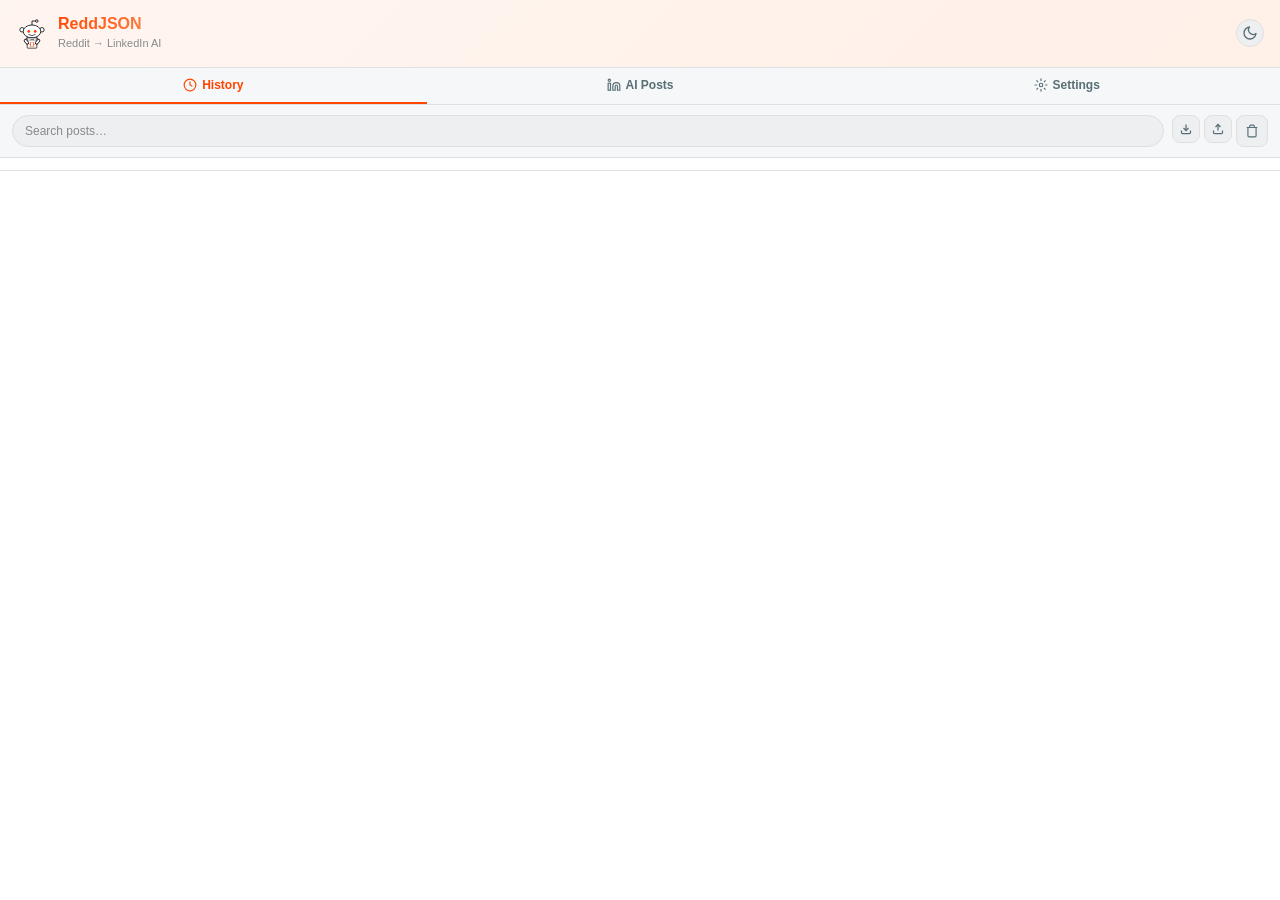
<file: sidebar.html>
<!DOCTYPE html>
<html lang="en">

<head>
    <meta charset="UTF-8">
    <meta name="viewport" content="width=device-width, initial-scale=1.0">
    <title>ReddJSON Sidebar</title>
    <link rel="stylesheet" href="sidebar.css">
</head>

<body>
    <div class="app">

        <!-- ═══════════════ Header ═══════════════ -->
        <header class="header">
            <div class="header-brand">
                <img src="reddjosn.svg" alt="ReddJSON" class="logo" width="32" height="32">
                <div class="brand-text">
                    <h1>ReddJSON</h1>
                    <span class="tagline">Reddit → LinkedIn AI</span>
                </div>
                <button class="theme-toggle" id="theme-toggle" title="Toggle dark mode">
                    <svg width="16" height="16" viewBox="0 0 24 24" fill="none" stroke="currentColor" stroke-width="2" stroke-linecap="round" stroke-linejoin="round" id="theme-icon">
                        <path d="M21 12.79A9 9 0 1 1 11.21 3 7 7 0 0 0 21 12.79z"/>
                    </svg>
                </button>
            </div>
        </header>

        <!-- ═══════════════ Tabs ═══════════════ -->
        <nav class="tabs" role="tablist">
            <button class="tab active" data-tab="history" role="tab" aria-selected="true">
                <svg width="14" height="14" viewBox="0 0 24 24" fill="none" stroke="currentColor" stroke-width="2">
                    <circle cx="12" cy="12" r="10" />
                    <path d="M12 6v6l4 2" />
                </svg>
                History
            </button>
            <button class="tab" data-tab="ai-posts" role="tab" aria-selected="false">
                <svg width="14" height="14" viewBox="0 0 24 24" fill="none" stroke="currentColor" stroke-width="2">
                    <path d="M16 8a6 6 0 0 1 6 6v7h-4v-7a2 2 0 0 0-4 0v7h-4v-7a6 6 0 0 1 6-6z" />
                    <rect x="2" y="9" width="4" height="12" />
                    <circle cx="4" cy="4" r="2" />
                </svg>
                AI Posts
            </button>
            <button class="tab" data-tab="settings" role="tab" aria-selected="false">
                <svg width="14" height="14" viewBox="0 0 24 24" fill="none" stroke="currentColor" stroke-width="2">
                    <circle cx="12" cy="12" r="3" />
                    <path
                        d="M12 1v4M12 19v4M4.22 4.22l2.83 2.83M16.95 16.95l2.83 2.83M1 12h4M19 12h4M4.22 19.78l2.83-2.83M16.95 7.05l2.83-2.83" />
                </svg>
                Settings
            </button>
        </nav>

        <!-- ═══════════════ Tab: History ═══════════════ -->
        <div class="tab-content active" id="panel-history">
            <div class="panel-toolbar">
                <input type="text" id="history-search" class="search-input" placeholder="Search posts…"
                    autocomplete="off">
                <div class="toolbar-actions">
                    <button class="btn-icon-sm" id="history-export" title="Export history">
                        <svg width="12" height="12" viewBox="0 0 24 24" fill="none" stroke="currentColor" stroke-width="2.5">
                            <path d="M21 15v4a2 2 0 0 1-2 2H5a2 2 0 0 1-2-2v-4"/>
                            <polyline points="7 10 12 15 17 10"/>
                            <line x1="12" y1="15" x2="12" y2="3"/>
                        </svg>
                    </button>
                    <button class="btn-icon-sm" id="history-import" title="Import history">
                        <svg width="12" height="12" viewBox="0 0 24 24" fill="none" stroke="currentColor" stroke-width="2.5">
                            <path d="M21 15v4a2 2 0 0 1-2 2H5a2 2 0 0 1-2-2v-4"/>
                            <polyline points="17 8 12 3 7 8"/>
                            <line x1="12" y1="3" x2="12" y2="15"/>
                        </svg>
                    </button>
                    <button class="btn-icon" id="history-clear" title="Clear all history">
                        <svg width="14" height="14" viewBox="0 0 24 24" fill="none" stroke="currentColor" stroke-width="2">
                            <path
                                d="M3 6h18M19 6v14a2 2 0 0 1-2 2H7a2 2 0 0 1-2-2V6m3 0V4a2 2 0 0 1 2-2h4a2 2 0 0 1 2 2v2" />
                        </svg>
                    </button>
                </div>
            </div>
            <div id="history-stats" class="stats-bar"></div>
            <div id="history-list" class="entries-list"></div>
            <div id="history-empty" class="empty-state" style="display:none">
                <div class="empty-icon">📋</div>
                <p>No JSON copies yet</p>
                <span>Click the JSON button on any Reddit post</span>
            </div>
        </div>

        <!-- ═══════════════ Tab: AI Posts ═══════════════ -->
        <div class="tab-content" id="panel-ai-posts">
            <div class="panel-toolbar">
                <input type="text" id="ai-search" class="search-input" placeholder="Search AI posts…"
                    autocomplete="off">
                <div class="toolbar-actions">
                    <button class="btn-icon-sm" id="ai-export" title="Export AI posts">
                        <svg width="12" height="12" viewBox="0 0 24 24" fill="none" stroke="currentColor" stroke-width="2.5">
                            <path d="M21 15v4a2 2 0 0 1-2 2H5a2 2 0 0 1-2-2v-4"/>
                            <polyline points="7 10 12 15 17 10"/>
                            <line x1="12" y1="15" x2="12" y2="3"/>
                        </svg>
                    </button>
                    <button class="btn-icon-sm" id="ai-import" title="Import AI posts">
                        <svg width="12" height="12" viewBox="0 0 24 24" fill="none" stroke="currentColor" stroke-width="2.5">
                            <path d="M21 15v4a2 2 0 0 1-2 2H5a2 2 0 0 1-2-2v-4"/>
                            <polyline points="17 8 12 3 7 8"/>
                            <line x1="12" y1="3" x2="12" y2="15"/>
                        </svg>
                    </button>
                    <button class="btn-icon" id="ai-clear" title="Clear all AI posts">
                        <svg width="14" height="14" viewBox="0 0 24 24" fill="none" stroke="currentColor" stroke-width="2">
                            <path
                                d="M3 6h18M19 6v14a2 2 0 0 1-2 2H7a2 2 0 0 1-2-2V6m3 0V4a2 2 0 0 1 2-2h4a2 2 0 0 1 2 2v2" />
                        </svg>
                    </button>
                </div>
            </div>
            <div id="ai-posts-list" class="entries-list"></div>
            <div id="ai-posts-empty" class="empty-state" style="display:none">
                <div class="empty-icon">🚀</div>
                <p>No AI posts yet</p>
                <span>Click "Post" on any Reddit post to generate</span>
            </div>
        </div>

        <!-- ═══════════════ Tab: Settings ═══════════════ -->
        <div class="tab-content" id="panel-settings">
            <div class="settings-scroll">

                <!-- ── Providers ── -->
                <section class="settings-section">
                    <h2 class="section-title">
                        <svg width="16" height="16" viewBox="0 0 24 24" fill="none" stroke="currentColor"
                            stroke-width="2">
                            <path d="M12 2L2 7l10 5 10-5-10-5z" />
                            <path d="M2 17l10 5 10-5" />
                            <path d="M2 12l10 5 10-5" />
                        </svg>
                        AI Providers
                    </h2>

                    <!-- OpenRouter -->
                    <div class="provider-card" data-provider="openrouter">
                        <div class="provider-header">
                            <span class="provider-name">OpenRouter</span>
                            <span class="provider-status" id="openrouter-status">Not configured</span>
                        </div>
                        <div class="input-group">
                            <label>API Key</label>
                            <div class="input-with-btn">
                                <input type="password" id="openrouter-key" class="text-input" placeholder="sk-or-v1-…"
                                    autocomplete="off">
                                <button class="btn-sm" id="openrouter-save">Save & Fetch</button>
                            </div>
                        </div>
                        <div id="openrouter-models-area" class="models-area" style="display:none">
                            <div class="models-toolbar">
                                <input type="text" id="openrouter-model-search" class="search-input search-sm"
                                    placeholder="Search models…">
                                <label class="toggle-label">
                                    <input type="checkbox" id="openrouter-free-filter"> Free only
                                </label>
                            </div>
                            <div id="openrouter-models-list" class="models-list"></div>
                        </div>
                    </div>

                    <!-- Groq -->
                    <div class="provider-card" data-provider="groq">
                        <div class="provider-header">
                            <span class="provider-name">Groq</span>
                            <span class="provider-status" id="groq-status">Not configured</span>
                        </div>
                        <div class="input-group">
                            <label>API Key</label>
                            <div class="input-with-btn">
                                <input type="password" id="groq-key" class="text-input" placeholder="gsk_…"
                                    autocomplete="off">
                                <button class="btn-sm" id="groq-save">Save & Fetch</button>
                            </div>
                        </div>
                        <div id="groq-models-area" class="models-area" style="display:none">
                            <div class="models-toolbar">
                                <input type="text" id="groq-model-search" class="search-input search-sm"
                                    placeholder="Search models…">
                            </div>
                            <div id="groq-models-list" class="models-list"></div>
                        </div>
                    </div>

                    <!-- Default Selection -->
                    <div class="default-selection">
                        <h3>Default Provider & Model</h3>
                        <div class="input-group">
                            <label>Provider</label>
                            <select id="default-provider" class="select-input">
                                <option value="">— Select —</option>
                                <option value="openrouter">OpenRouter</option>
                                <option value="groq">Groq</option>
                            </select>
                        </div>
                        <div class="input-group">
                            <label>Model</label>
                            <select id="default-model" class="select-input">
                                <option value="">— Select provider first —</option>
                            </select>
                        </div>
                        <button class="btn-primary" id="save-defaults">Save Defaults</button>
                    </div>
                </section>

                <!-- ── System Prompts ── -->
                <section class="settings-section">
                    <h2 class="section-title">
                        <svg width="16" height="16" viewBox="0 0 24 24" fill="none" stroke="currentColor"
                            stroke-width="2">
                            <path d="M14 2H6a2 2 0 0 0-2 2v16a2 2 0 0 0 2 2h12a2 2 0 0 0 2-2V8z" />
                            <path d="M14 2v6h6" />
                        </svg>
                        System Prompts
                    </h2>
                    <div id="prompts-list" class="prompts-list"></div>
                    <button class="btn-outline" id="add-prompt">+ Add New Prompt</button>
                    <p class="section-hint" style="margin-top:8px">
                        <strong>Hook Engine</strong> is the /li-post-style template: it injects the 21 hook
                        formulas (vendored from MIT-licensed linkedin-agent-skill). Edits survive — keep the
                        <code>{{HOOK_FORMULAS}}</code> placeholder to stay wired to the library.
                    </p>
                </section>

                <!-- ── Writing (LinkedIn skill) ── -->
                <section class="settings-section">
                    <h2 class="section-title">
                        <svg width="16" height="16" viewBox="0 0 24 24" fill="none" stroke="currentColor"
                            stroke-width="2">
                            <path d="M12 19l7-7 3 3-7 7-3-3z" />
                            <path d="M18 13l-1.5-7.5L2 2l3.5 14.5L13 18l5-5z" />
                        </svg>
                        Writing (LinkedIn skill)
                    </h2>
                    <div class="default-selection writing-section">
                        <div class="input-group">
                            <label class="toggle-row" for="auto-humanize">
                                <input type="checkbox" id="auto-humanize">
                                <span><strong>Auto-humanize new posts</strong></span>
                            </label>
                            <p class="section-hint">
                                Strips the AI fingerprint (invisible characters, em dashes, curly quotes,
                                AI-slop vocabulary) from every generated post, then scores what's left with the
                                five-check panel (BURSTINESS / SPECIFICITY / SLOP DENSITY / FINGERPRINT / VOICE).
                                Structural tells stay flagged for you to rewrite.
                            </p>
                        </div>
                        <div class="input-group">
                            <label>Voice profile — appended to every prompt</label>
                            <textarea id="voice-profile" class="textarea-input" rows="8"
                                placeholder="Who I am: —&#10;What I do in one sentence: —&#10;Who I write for: —&#10;Words I actually use: —&#10;Words I would never use: —&#10;Pasted posts that sound like me: —"></textarea>
                            <p class="section-hint">
                                Answer in plain text. 3 of your own best posts pasted here works better than
                                style adjectives. Real numbers only: drafts never invent one.
                            </p>
                        </div>
                        <button class="btn-primary" id="save-writing">Save Writing</button>
                    </div>
                </section>

            </div>
        </div>

        <!-- ═══════════════ JSON Viewer Modal ═══════════════ -->
        <div class="modal-overlay" id="json-modal" style="display:none">
            <div class="modal">
                <div class="modal-header">
                    <h3 id="modal-title">JSON Viewer</h3>
                    <button class="btn-icon modal-close" id="modal-close">✕</button>
                </div>
                <pre class="modal-json" id="modal-json-content"></pre>
                <div class="modal-actions">
                    <button class="btn-primary" id="modal-copy">Copy JSON</button>
                </div>
            </div>
        </div>

        <!-- ═══════════════ Confirm Dialog ═══════════════ -->
        <div class="modal-overlay" id="confirm-modal" style="display:none">
            <div class="modal modal-sm">
                <p id="confirm-message">Are you sure?</p>
                <div class="modal-actions">
                    <button class="btn-outline" id="confirm-cancel">Cancel</button>
                    <button class="btn-danger" id="confirm-ok">Delete</button>
                </div>
            </div>
        </div>

        <!-- ═══════════════ Prompt Editor Modal ═══════════════ -->
        <div class="modal-overlay" id="prompt-modal" style="display:none">
            <div class="modal modal-lg">
                <div class="modal-header">
                    <h3 id="prompt-modal-title">Edit Prompt</h3>
                    <button class="btn-icon modal-close" id="prompt-modal-close">✕</button>
                </div>
                <div class="input-group">
                    <label>Prompt Name</label>
                    <input type="text" id="prompt-name-input" class="text-input" placeholder="My LinkedIn Prompt">
                </div>
                <div class="input-group">
                    <label>System Prompt</label>
                    <textarea id="prompt-text-input" class="textarea-input" rows="12"
                        placeholder="Enter your system prompt…"></textarea>
                </div>
                <div class="modal-actions">
                    <button class="btn-outline" id="prompt-modal-cancel">Cancel</button>
                    <button class="btn-primary" id="prompt-modal-save">Save</button>
                </div>
            </div>
        </div>

    </div>

    <div id="sidebar-toast" class="sidebar-toast"></div>
    <input type="file" id="import-file-input" accept=".json" style="display:none">

    <script src="sidebar.js"></script>
</body>

</html>
</file>
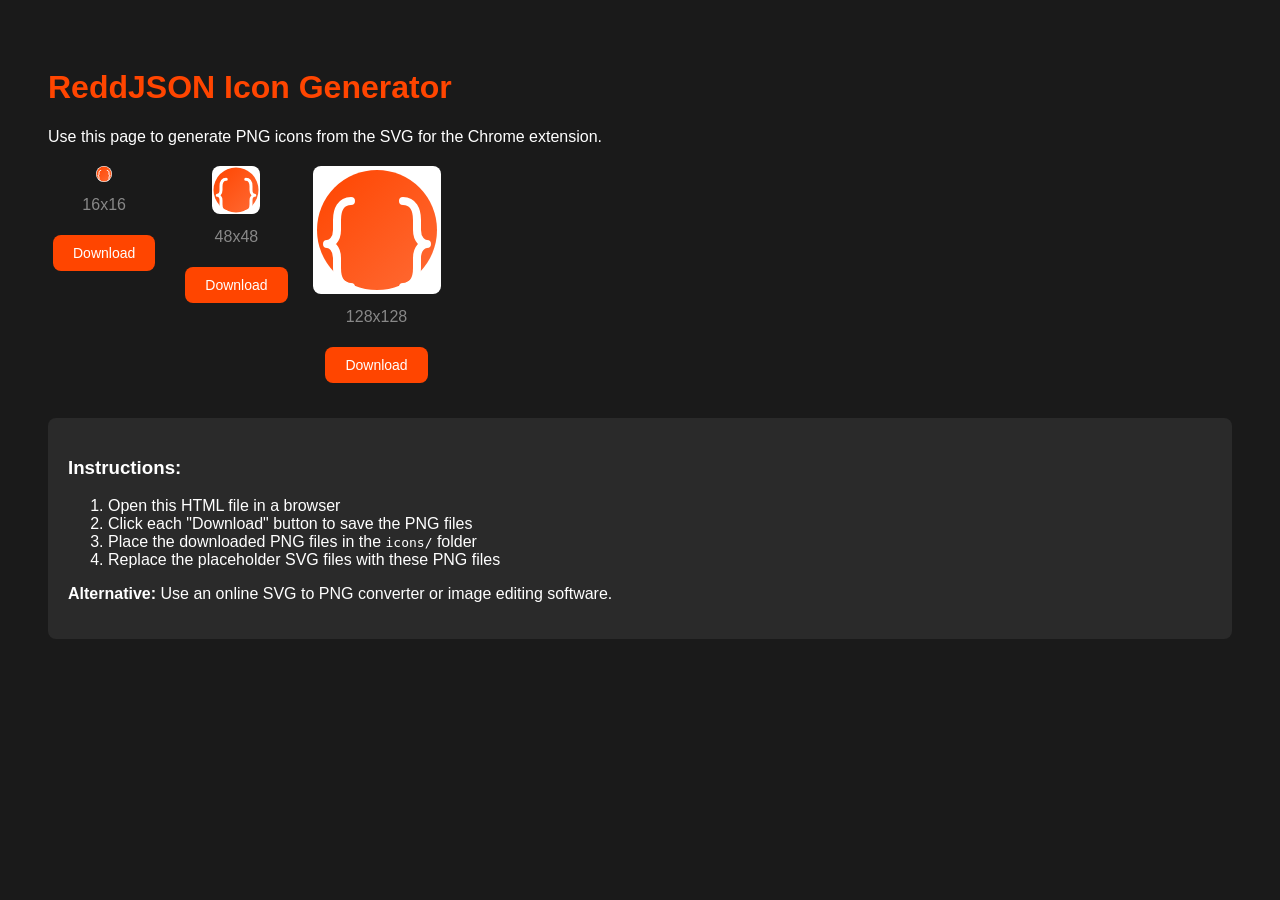
<file: icons/icon-generator.html>
<!DOCTYPE html>
<html>
<head>
  <title>ReddJSON Icon Generator</title>
  <style>
    body {
      font-family: -apple-system, BlinkMacSystemFont, 'Segoe UI', Roboto, sans-serif;
      padding: 40px;
      background: #1a1a1a;
      color: white;
    }
    h1 { color: #FF4500; }
    .icons { display: flex; gap: 20px; margin: 20px 0; }
    .icon-box { text-align: center; }
    .icon-box p { margin-top: 10px; color: #888; }
    canvas { background: white; border-radius: 8px; }
    button {
      padding: 10px 20px;
      background: #FF4500;
      color: white;
      border: none;
      border-radius: 8px;
      cursor: pointer;
      font-size: 14px;
      margin: 5px;
    }
    button:hover { background: #FF5A1F; }
    .note {
      margin-top: 30px;
      padding: 20px;
      background: #2a2a2a;
      border-radius: 8px;
    }
  </style>
</head>
<body>
  <h1>ReddJSON Icon Generator</h1>
  <p>Use this page to generate PNG icons from the SVG for the Chrome extension.</p>

  <div class="icons">
    <div class="icon-box">
      <canvas id="icon16" width="16" height="16"></canvas>
      <p>16x16</p>
      <button onclick="download('icon16', 'icon-16.png')">Download</button>
    </div>
    <div class="icon-box">
      <canvas id="icon48" width="48" height="48"></canvas>
      <p>48x48</p>
      <button onclick="download('icon48', 'icon-48.png')">Download</button>
    </div>
    <div class="icon-box">
      <canvas id="icon128" width="128" height="128"></canvas>
      <p>128x128</p>
      <button onclick="download('icon128', 'icon-128.png')">Download</button>
    </div>
  </div>

  <div class="note">
    <h3>Instructions:</h3>
    <ol>
      <li>Open this HTML file in a browser</li>
      <li>Click each "Download" button to save the PNG files</li>
      <li>Place the downloaded PNG files in the <code>icons/</code> folder</li>
      <li>Replace the placeholder SVG files with these PNG files</li>
    </ol>
    <p><strong>Alternative:</strong> Use an online SVG to PNG converter or image editing software.</p>
  </div>

  <script>
    const svgContent = `<svg xmlns="http://www.w3.org/2000/svg" viewBox="0 0 128 128" width="SIZE" height="SIZE">
      <defs>
        <linearGradient id="bgGradient" x1="0%" y1="0%" x2="100%" y2="100%">
          <stop offset="0%" style="stop-color:#FF4500"/>
          <stop offset="100%" style="stop-color:#FF6B35"/>
        </linearGradient>
      </defs>
      <circle cx="64" cy="64" r="60" fill="url(#bgGradient)"/>
      <g fill="none" stroke="#FFFFFF" stroke-width="8" stroke-linecap="round" stroke-linejoin="round">
        <path d="M38 35 C28 35 24 44 24 54 L24 64 C24 74 18 78 14 78 C18 78 24 82 24 92 L24 102 C24 112 28 121 38 121"/>
        <path d="M90 35 C100 35 104 44 104 54 L104 64 C104 74 110 78 114 78 C110 78 104 82 104 92 L104 102 C104 112 100 121 90 121"/>
      </g>
    </svg>`;

    function renderIcon(canvasId, size) {
      const canvas = document.getElementById(canvasId);
      const ctx = canvas.getContext('2d');

      const svg = svgContent.replace(/SIZE/g, size);
      const img = new Image();
      const blob = new Blob([svg], { type: 'image/svg+xml' });
      const url = URL.createObjectURL(blob);

      img.onload = function() {
        ctx.drawImage(img, 0, 0, size, size);
        URL.revokeObjectURL(url);
      };
      img.src = url;
    }

    function download(canvasId, filename) {
      const canvas = document.getElementById(canvasId);
      const link = document.createElement('a');
      link.download = filename;
      link.href = canvas.toDataURL('image/png');
      link.click();
    }

    // Render all icons on page load
    renderIcon('icon16', 16);
    renderIcon('icon48', 48);
    renderIcon('icon128', 128);
  </script>
</body>
</html>
</file>
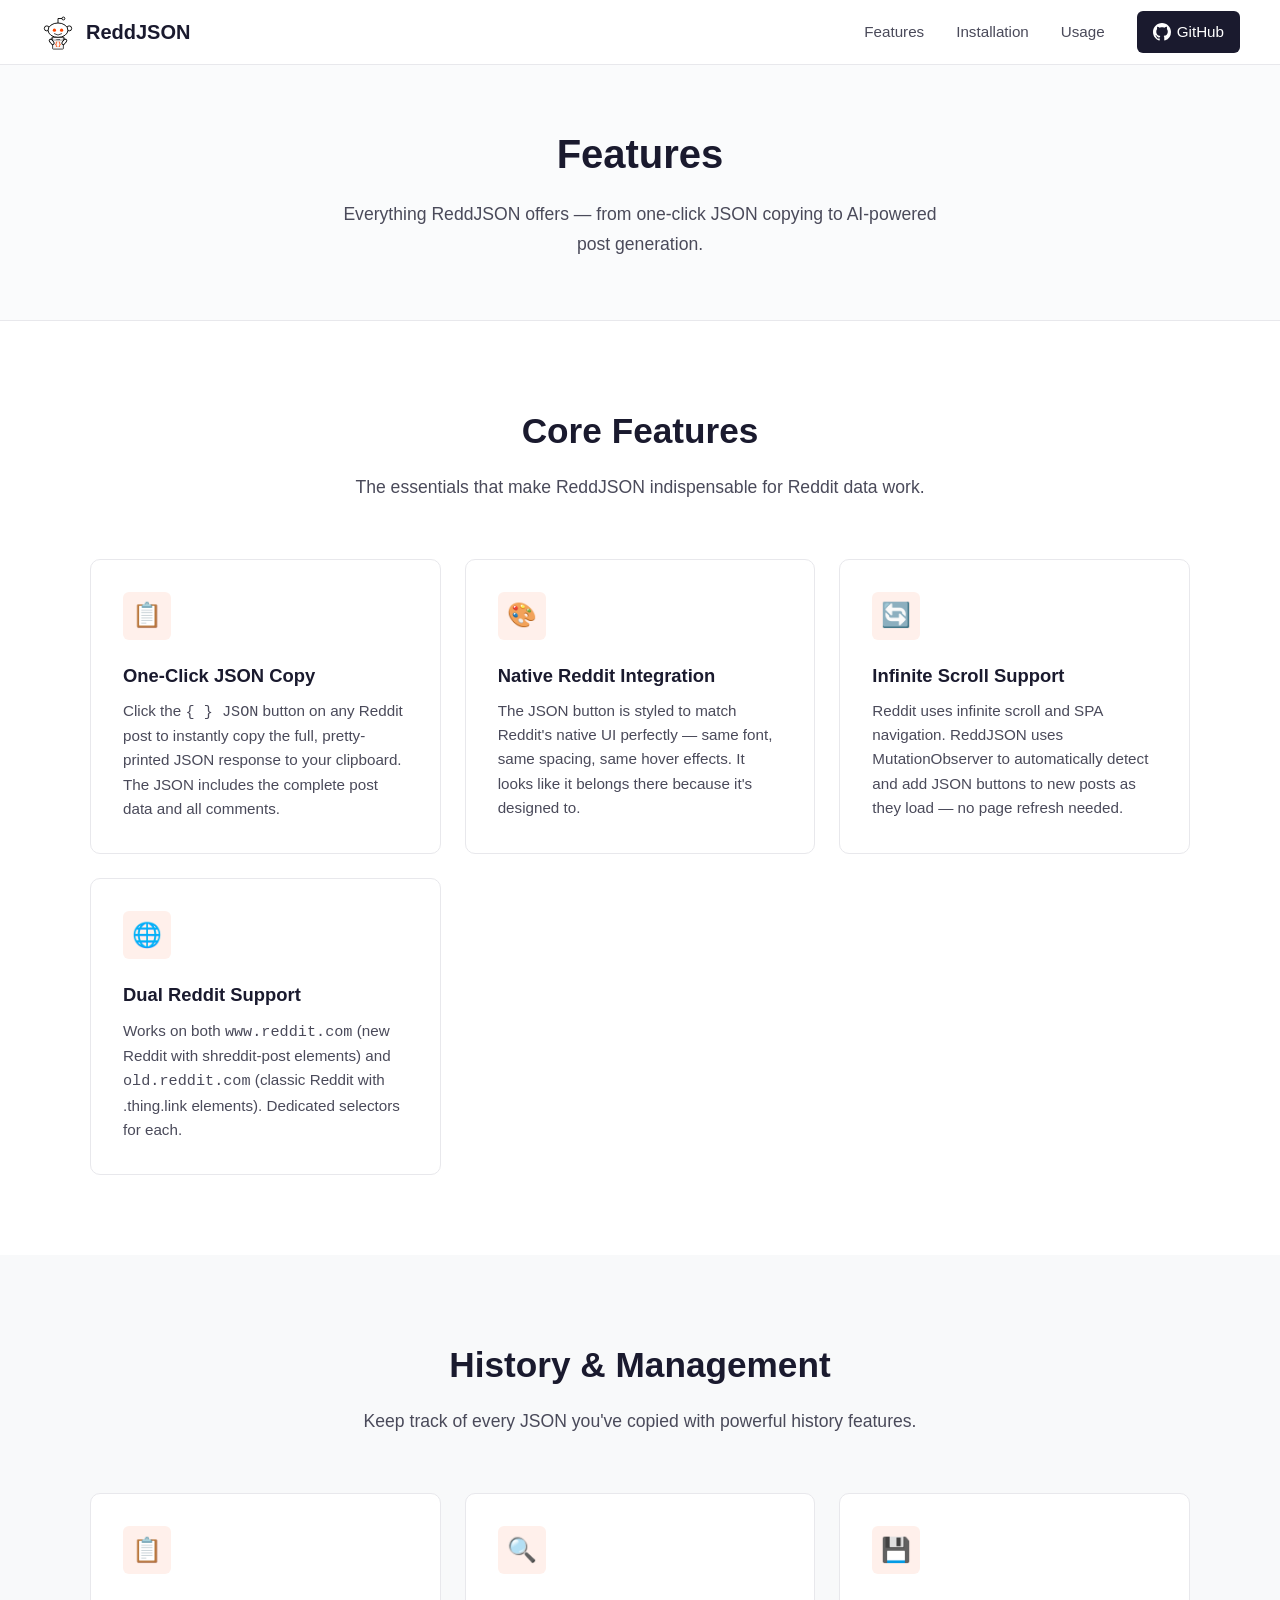
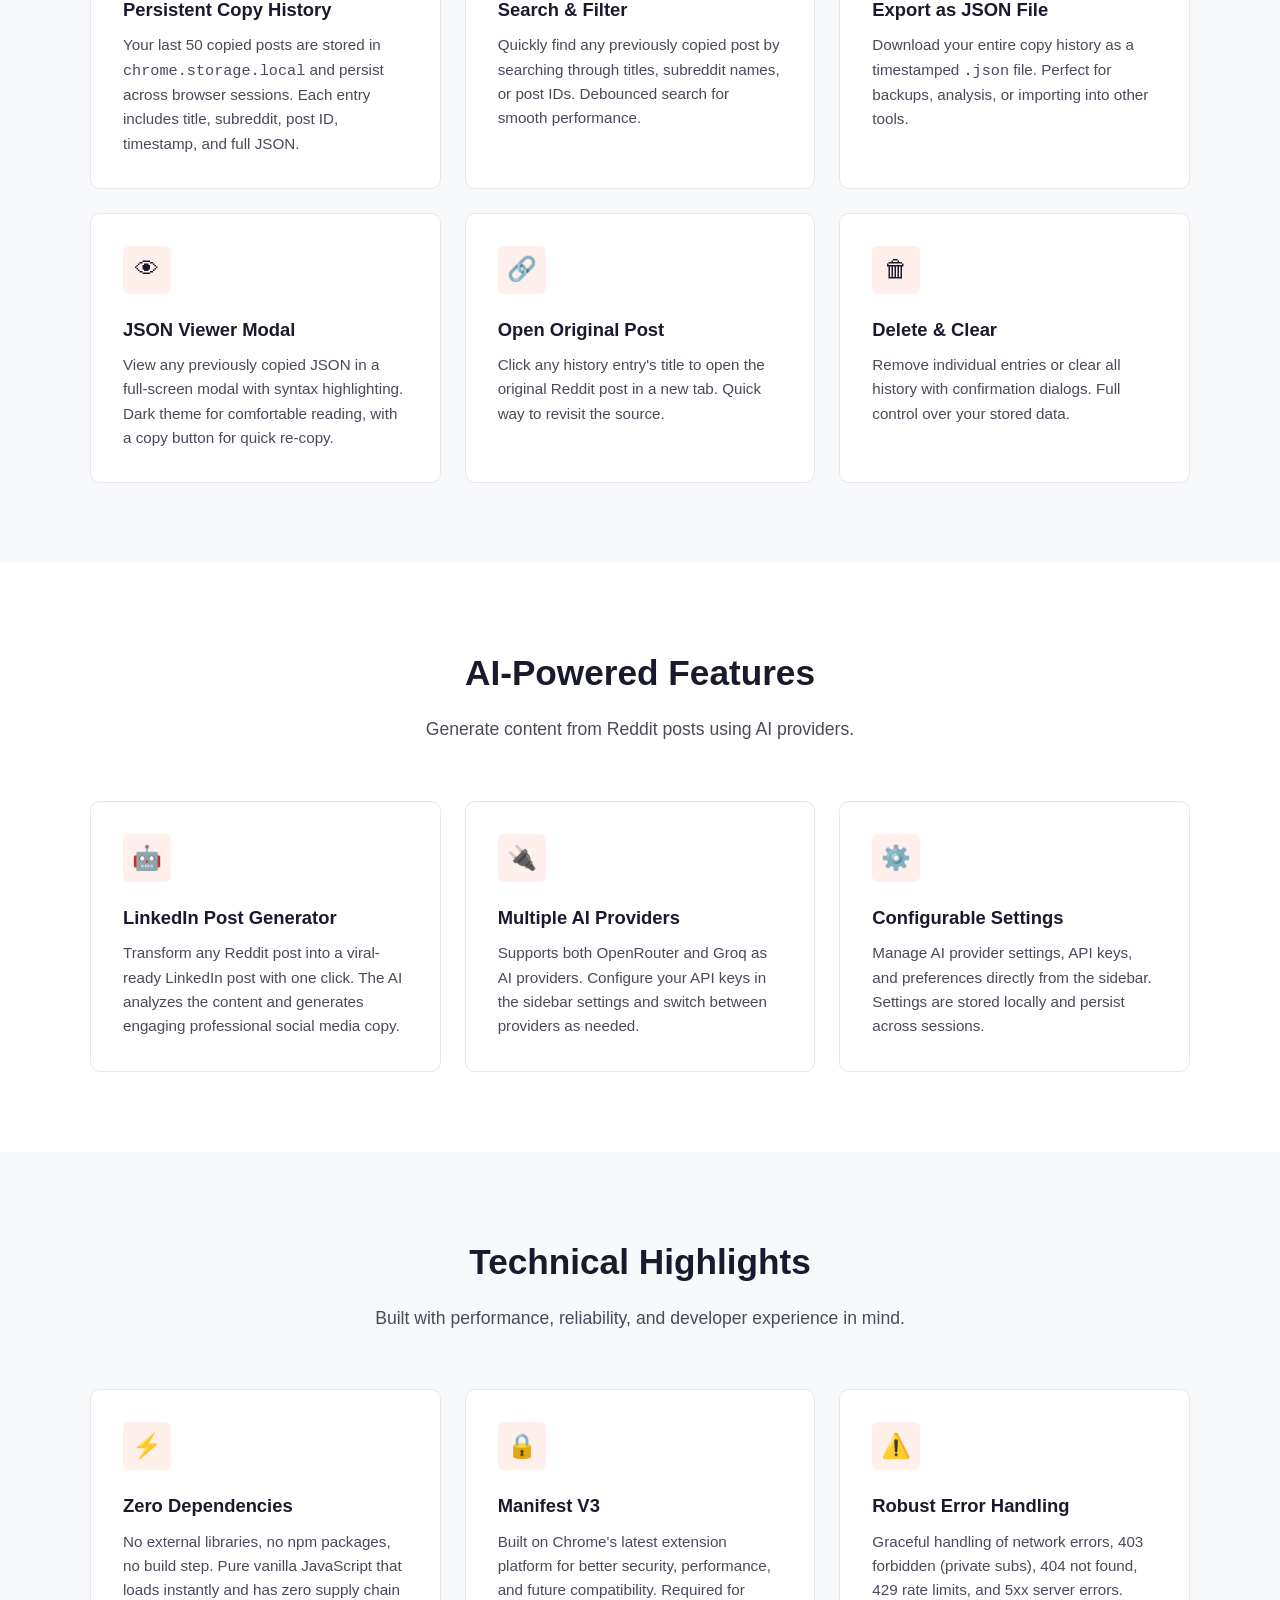
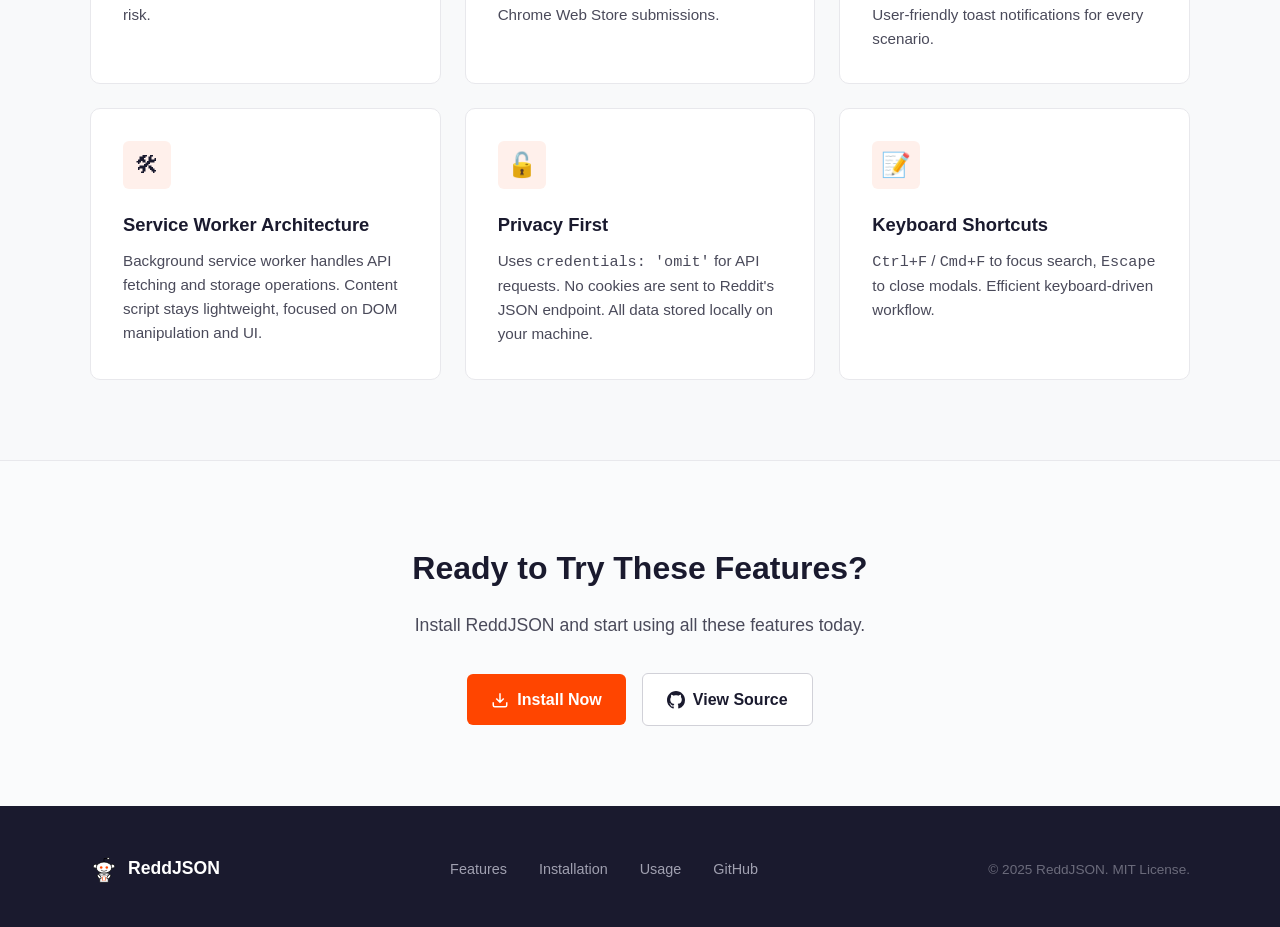
<file: website/features.html>
<!DOCTYPE html>
<html lang="en">

<head>
    <meta charset="UTF-8">
    <meta name="viewport" content="width=device-width, initial-scale=1.0">
    <title>Features — ReddJSON</title>
    <meta name="description"
        content="Explore all features of ReddJSON Chrome extension — one-click JSON copy, history, AI post generation, and more.">
    <link rel="stylesheet" href="styles.css">
    <link rel="icon" href="../icons/reddjosn.svg" type="image/svg+xml">
</head>

<body>

    <!-- Navigation -->
    <nav class="navbar">
        <div class="nav-container">
            <a href="index.html" class="nav-logo">
                <img src="../icons/reddjosn.svg" alt="ReddJSON">
                ReddJSON
            </a>
            <ul class="nav-links">
                <li><a href="features.html">Features</a></li>
                <li><a href="installation.html">Installation</a></li>
                <li><a href="usage.html">Usage</a></li>
                <li>
                    <a href="https://github.com/Mr-Dark-debug/ReddJSON" target="_blank" rel="noopener"
                        class="nav-github">
                        <svg viewBox="0 0 24 24" fill="currentColor">
                            <path
                                d="M12 0C5.37 0 0 5.37 0 12c0 5.31 3.435 9.795 8.205 11.385.6.105.825-.255.825-.57 0-.285-.015-1.23-.015-2.235-3.015.555-3.795-.735-4.035-1.41-.135-.345-.72-1.41-1.23-1.695-.42-.225-1.02-.78-.015-.795.945-.015 1.62.87 1.845 1.23 1.08 1.815 2.805 1.305 3.495.99.105-.78.42-1.305.765-1.605-2.67-.3-5.46-1.335-5.46-5.925 0-1.305.465-2.385 1.23-3.225-.12-.3-.54-1.53.12-3.18 0 0 1.005-.315 3.3 1.23.96-.27 1.98-.405 3-.405s2.04.135 3 .405c2.295-1.56 3.3-1.23 3.3-1.23.66 1.65.24 2.88.12 3.18.765.84 1.23 1.905 1.23 3.225 0 4.605-2.805 5.625-5.475 5.925.435.375.81 1.095.81 2.22 0 1.605-.015 2.895-.015 3.3 0 .315.225.69.825.57A12.02 12.02 0 0024 12c0-6.63-5.37-12-12-12z" />
                        </svg>
                        GitHub
                    </a>
                </li>
            </ul>
        </div>
    </nav>

    <!-- Page Header -->
    <section class="page-header">
        <h1>Features</h1>
        <p>Everything ReddJSON offers — from one-click JSON copying to AI-powered post generation.</p>
    </section>

    <!-- Core Features -->
    <section class="section">
        <div class="section-container">
            <div class="section-header">
                <h2>Core Features</h2>
                <p>The essentials that make ReddJSON indispensable for Reddit data work.</p>
            </div>
            <div class="features-grid">
                <div class="feature-card">
                    <div class="feature-icon">&#128203;</div>
                    <h3>One-Click JSON Copy</h3>
                    <p>Click the <code>{ } JSON</code> button on any Reddit post to instantly copy the full,
                        pretty-printed JSON response to your clipboard. The JSON includes the complete post data and all
                        comments.</p>
                </div>
                <div class="feature-card">
                    <div class="feature-icon">&#127912;</div>
                    <h3>Native Reddit Integration</h3>
                    <p>The JSON button is styled to match Reddit's native UI perfectly — same font, same spacing, same
                        hover effects. It looks like it belongs there because it's designed to.</p>
                </div>
                <div class="feature-card">
                    <div class="feature-icon">&#128260;</div>
                    <h3>Infinite Scroll Support</h3>
                    <p>Reddit uses infinite scroll and SPA navigation. ReddJSON uses MutationObserver to automatically
                        detect and add JSON buttons to new posts as they load — no page refresh needed.</p>
                </div>
                <div class="feature-card">
                    <div class="feature-icon">&#127760;</div>
                    <h3>Dual Reddit Support</h3>
                    <p>Works on both <code>www.reddit.com</code> (new Reddit with shreddit-post elements) and
                        <code>old.reddit.com</code> (classic Reddit with .thing.link elements). Dedicated selectors for
                        each.</p>
                </div>
            </div>
        </div>
    </section>

    <!-- History & Management -->
    <section class="section section-alt">
        <div class="section-container">
            <div class="section-header">
                <h2>History & Management</h2>
                <p>Keep track of every JSON you've copied with powerful history features.</p>
            </div>
            <div class="features-grid">
                <div class="feature-card">
                    <div class="feature-icon">&#128203;</div>
                    <h3>Persistent Copy History</h3>
                    <p>Your last 50 copied posts are stored in <code>chrome.storage.local</code> and persist across
                        browser sessions. Each entry includes title, subreddit, post ID, timestamp, and full JSON.</p>
                </div>
                <div class="feature-card">
                    <div class="feature-icon">&#128269;</div>
                    <h3>Search & Filter</h3>
                    <p>Quickly find any previously copied post by searching through titles, subreddit names, or post
                        IDs. Debounced search for smooth performance.</p>
                </div>
                <div class="feature-card">
                    <div class="feature-icon">&#128190;</div>
                    <h3>Export as JSON File</h3>
                    <p>Download your entire copy history as a timestamped <code>.json</code> file. Perfect for backups,
                        analysis, or importing into other tools.</p>
                </div>
                <div class="feature-card">
                    <div class="feature-icon">&#128065;</div>
                    <h3>JSON Viewer Modal</h3>
                    <p>View any previously copied JSON in a full-screen modal with syntax highlighting. Dark theme for
                        comfortable reading, with a copy button for quick re-copy.</p>
                </div>
                <div class="feature-card">
                    <div class="feature-icon">&#128279;</div>
                    <h3>Open Original Post</h3>
                    <p>Click any history entry's title to open the original Reddit post in a new tab. Quick way to
                        revisit the source.</p>
                </div>
                <div class="feature-card">
                    <div class="feature-icon">&#128465;</div>
                    <h3>Delete & Clear</h3>
                    <p>Remove individual entries or clear all history with confirmation dialogs. Full control over your
                        stored data.</p>
                </div>
            </div>
        </div>
    </section>

    <!-- AI Features -->
    <section class="section">
        <div class="section-container">
            <div class="section-header">
                <h2>AI-Powered Features</h2>
                <p>Generate content from Reddit posts using AI providers.</p>
            </div>
            <div class="features-grid">
                <div class="feature-card">
                    <div class="feature-icon">&#129302;</div>
                    <h3>LinkedIn Post Generator</h3>
                    <p>Transform any Reddit post into a viral-ready LinkedIn post with one click. The AI analyzes the
                        content and generates engaging professional social media copy.</p>
                </div>
                <div class="feature-card">
                    <div class="feature-icon">&#128268;</div>
                    <h3>Multiple AI Providers</h3>
                    <p>Supports both OpenRouter and Groq as AI providers. Configure your API keys in the sidebar
                        settings and switch between providers as needed.</p>
                </div>
                <div class="feature-card">
                    <div class="feature-icon">&#9881;&#65039;</div>
                    <h3>Configurable Settings</h3>
                    <p>Manage AI provider settings, API keys, and preferences directly from the sidebar. Settings are
                        stored locally and persist across sessions.</p>
                </div>
            </div>
        </div>
    </section>

    <!-- Technical Features -->
    <section class="section section-alt">
        <div class="section-container">
            <div class="section-header">
                <h2>Technical Highlights</h2>
                <p>Built with performance, reliability, and developer experience in mind.</p>
            </div>
            <div class="features-grid">
                <div class="feature-card">
                    <div class="feature-icon">&#9889;</div>
                    <h3>Zero Dependencies</h3>
                    <p>No external libraries, no npm packages, no build step. Pure vanilla JavaScript that loads
                        instantly and has zero supply chain risk.</p>
                </div>
                <div class="feature-card">
                    <div class="feature-icon">&#128274;</div>
                    <h3>Manifest V3</h3>
                    <p>Built on Chrome's latest extension platform for better security, performance, and future
                        compatibility. Required for Chrome Web Store submissions.</p>
                </div>
                <div class="feature-card">
                    <div class="feature-icon">&#9888;&#65039;</div>
                    <h3>Robust Error Handling</h3>
                    <p>Graceful handling of network errors, 403 forbidden (private subs), 404 not found, 429 rate
                        limits, and 5xx server errors. User-friendly toast notifications for every scenario.</p>
                </div>
                <div class="feature-card">
                    <div class="feature-icon">&#128736;</div>
                    <h3>Service Worker Architecture</h3>
                    <p>Background service worker handles API fetching and storage operations. Content script stays
                        lightweight, focused on DOM manipulation and UI.</p>
                </div>
                <div class="feature-card">
                    <div class="feature-icon">&#128275;</div>
                    <h3>Privacy First</h3>
                    <p>Uses <code>credentials: 'omit'</code> for API requests. No cookies are sent to Reddit's JSON
                        endpoint. All data stored locally on your machine.</p>
                </div>
                <div class="feature-card">
                    <div class="feature-icon">&#128221;</div>
                    <h3>Keyboard Shortcuts</h3>
                    <p><code>Ctrl+F</code> / <code>Cmd+F</code> to focus search, <code>Escape</code> to close modals.
                        Efficient keyboard-driven workflow.</p>
                </div>
            </div>
        </div>
    </section>

    <!-- CTA -->
    <section class="cta-section">
        <h2>Ready to Try These Features?</h2>
        <p>Install ReddJSON and start using all these features today.</p>
        <div class="hero-buttons">
            <a href="installation.html" class="btn btn-primary">
                <svg viewBox="0 0 24 24" fill="none" stroke="currentColor" stroke-width="2">
                    <path d="M21 15v4a2 2 0 01-2 2H5a2 2 0 01-2-2v-4M7 10l5 5 5-5M12 15V3" />
                </svg>
                Install Now
            </a>
            <a href="https://github.com/Mr-Dark-debug/ReddJSON" target="_blank" rel="noopener"
                class="btn btn-secondary">
                <svg viewBox="0 0 24 24" fill="currentColor">
                    <path
                        d="M12 0C5.37 0 0 5.37 0 12c0 5.31 3.435 9.795 8.205 11.385.6.105.825-.255.825-.57 0-.285-.015-1.23-.015-2.235-3.015.555-3.795-.735-4.035-1.41-.135-.345-.72-1.41-1.23-1.695-.42-.225-1.02-.78-.015-.795.945-.015 1.62.87 1.845 1.23 1.08 1.815 2.805 1.305 3.495.99.105-.78.42-1.305.765-1.605-2.67-.3-5.46-1.335-5.46-5.925 0-1.305.465-2.385 1.23-3.225-.12-.3-.54-1.53.12-3.18 0 0 1.005-.315 3.3 1.23.96-.27 1.98-.405 3-.405s2.04.135 3 .405c2.295-1.56 3.3-1.23 3.3-1.23.66 1.65.24 2.88.12 3.18.765.84 1.23 1.905 1.23 3.225 0 4.605-2.805 5.625-5.475 5.925.435.375.81 1.095.81 2.22 0 1.605-.015 2.895-.015 3.3 0 .315.225.69.825.57A12.02 12.02 0 0024 12c0-6.63-5.37-12-12-12z" />
                </svg>
                View Source
            </a>
        </div>
    </section>

    <!-- Footer -->
    <footer class="footer">
        <div class="footer-container">
            <div class="footer-logo">
                <img src="../icons/reddjosn.svg" alt="ReddJSON">
                ReddJSON
            </div>
            <div class="footer-links">
                <a href="features.html">Features</a>
                <a href="installation.html">Installation</a>
                <a href="usage.html">Usage</a>
                <a href="https://github.com/Mr-Dark-debug/ReddJSON" target="_blank" rel="noopener">GitHub</a>
            </div>
            <div class="footer-copy">
                &copy; 2025 ReddJSON. MIT License.
            </div>
        </div>
    </footer>

</body>

</html>
</file>
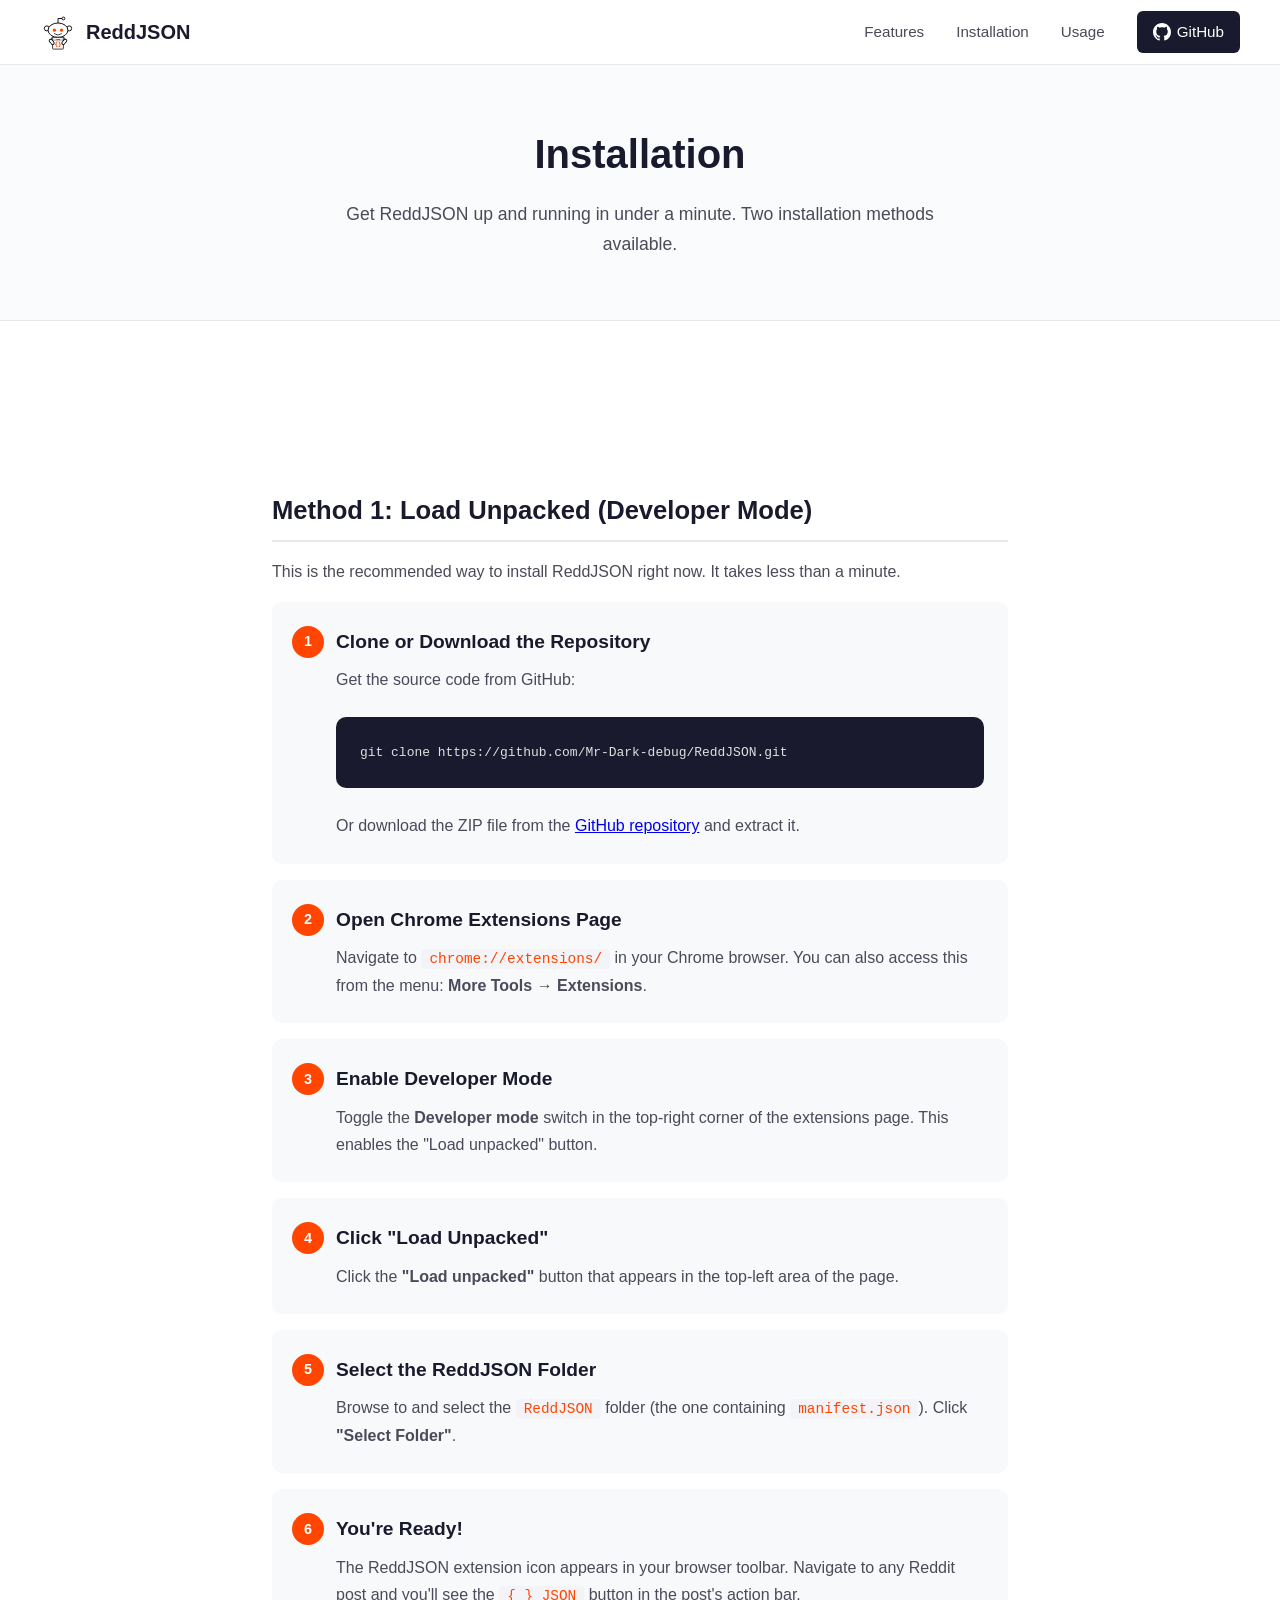
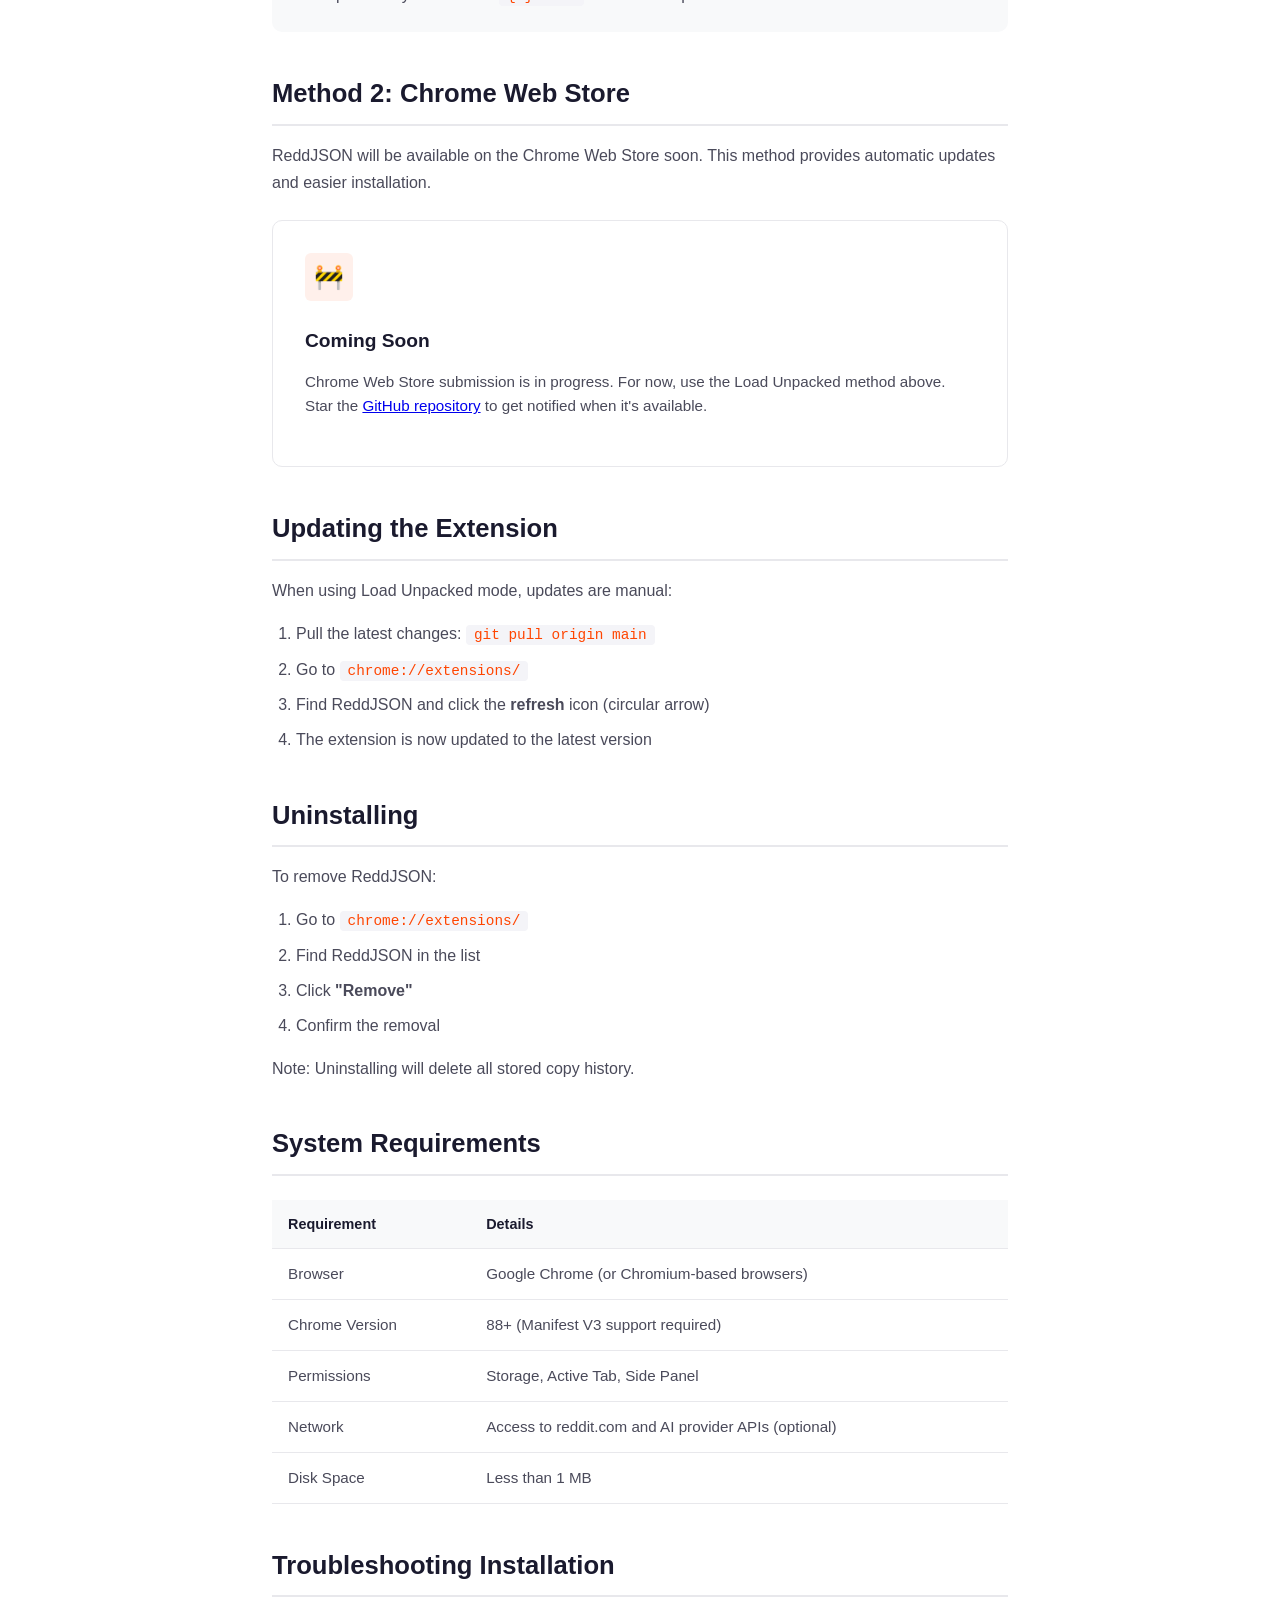
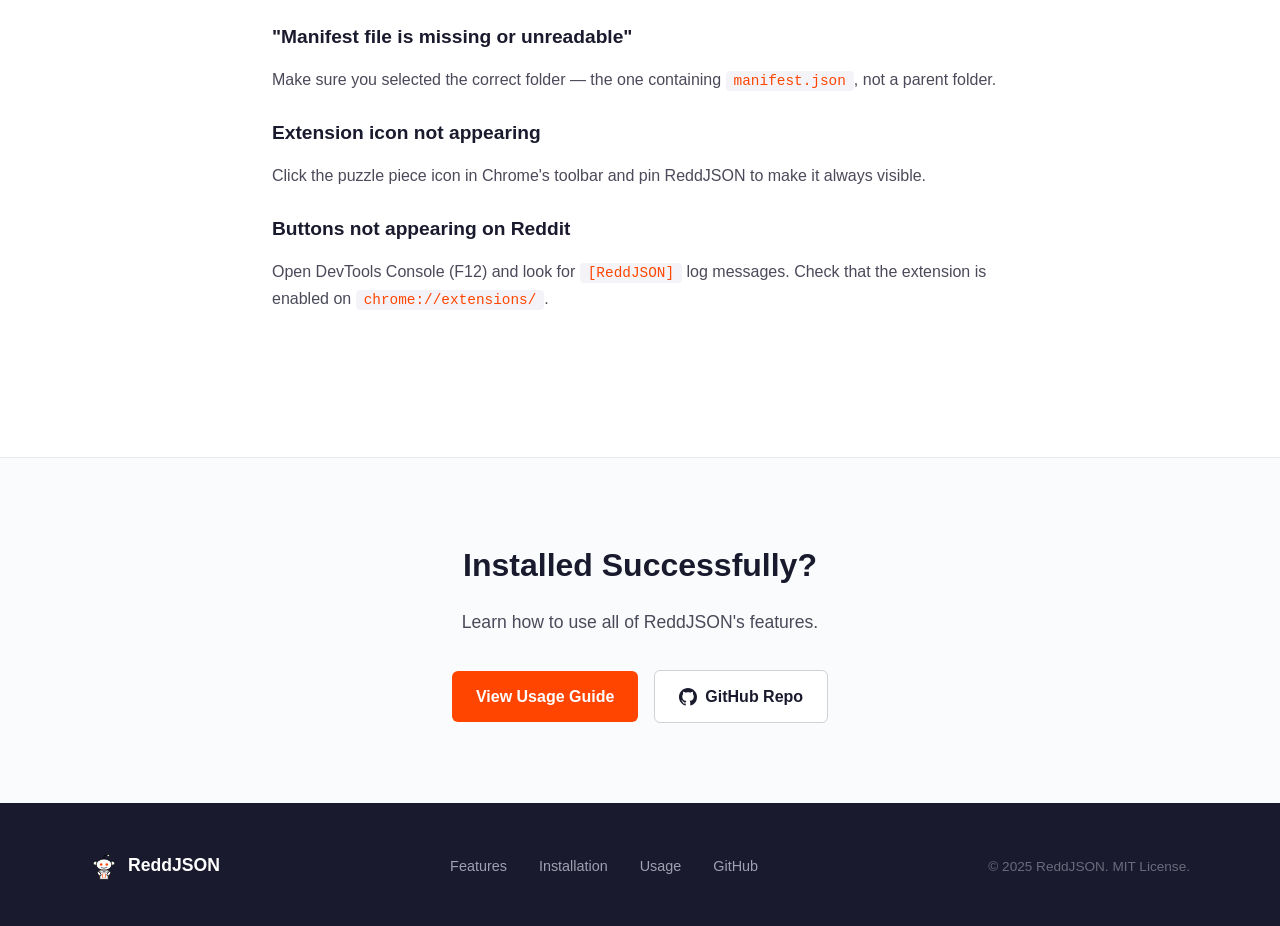
<file: website/installation.html>
<!DOCTYPE html>
<html lang="en">

<head>
    <meta charset="UTF-8">
    <meta name="viewport" content="width=device-width, initial-scale=1.0">
    <title>Installation — ReddJSON</title>
    <meta name="description"
        content="Install ReddJSON Chrome extension in under a minute. Load unpacked or install from Chrome Web Store.">
    <link rel="stylesheet" href="styles.css">
    <link rel="icon" href="../icons/reddjosn.svg" type="image/svg+xml">
</head>

<body>

    <!-- Navigation -->
    <nav class="navbar">
        <div class="nav-container">
            <a href="index.html" class="nav-logo">
                <img src="../icons/reddjosn.svg" alt="ReddJSON">
                ReddJSON
            </a>
            <ul class="nav-links">
                <li><a href="features.html">Features</a></li>
                <li><a href="installation.html">Installation</a></li>
                <li><a href="usage.html">Usage</a></li>
                <li>
                    <a href="https://github.com/Mr-Dark-debug/ReddJSON" target="_blank" rel="noopener"
                        class="nav-github">
                        <svg viewBox="0 0 24 24" fill="currentColor">
                            <path
                                d="M12 0C5.37 0 0 5.37 0 12c0 5.31 3.435 9.795 8.205 11.385.6.105.825-.255.825-.57 0-.285-.015-1.23-.015-2.235-3.015.555-3.795-.735-4.035-1.41-.135-.345-.72-1.41-1.23-1.695-.42-.225-1.02-.78-.015-.795.945-.015 1.62.87 1.845 1.23 1.08 1.815 2.805 1.305 3.495.99.105-.78.42-1.305.765-1.605-2.67-.3-5.46-1.335-5.46-5.925 0-1.305.465-2.385 1.23-3.225-.12-.3-.54-1.53.12-3.18 0 0 1.005-.315 3.3 1.23.96-.27 1.98-.405 3-.405s2.04.135 3 .405c2.295-1.56 3.3-1.23 3.3-1.23.66 1.65.24 2.88.12 3.18.765.84 1.23 1.905 1.23 3.225 0 4.605-2.805 5.625-5.475 5.925.435.375.81 1.095.81 2.22 0 1.605-.015 2.895-.015 3.3 0 .315.225.69.825.57A12.02 12.02 0 0024 12c0-6.63-5.37-12-12-12z" />
                        </svg>
                        GitHub
                    </a>
                </li>
            </ul>
        </div>
    </nav>

    <!-- Page Header -->
    <section class="page-header">
        <h1>Installation</h1>
        <p>Get ReddJSON up and running in under a minute. Two installation methods available.</p>
    </section>

    <!-- Installation Methods -->
    <section class="section">
        <div class="content-area">

            <h2>Method 1: Load Unpacked (Developer Mode)</h2>
            <p>This is the recommended way to install ReddJSON right now. It takes less than a minute.</p>

            <div class="install-steps">
                <div class="install-step">
                    <h3>Clone or Download the Repository</h3>
                    <p>Get the source code from GitHub:</p>
                    <pre><code>git clone https://github.com/Mr-Dark-debug/ReddJSON.git</code></pre>
                    <p>Or download the ZIP file from the <a href="https://github.com/Mr-Dark-debug/ReddJSON"
                            target="_blank" rel="noopener">GitHub repository</a> and extract it.</p>
                </div>

                <div class="install-step">
                    <h3>Open Chrome Extensions Page</h3>
                    <p>Navigate to <code>chrome://extensions/</code> in your Chrome browser. You can also access this
                        from the menu: <strong>More Tools → Extensions</strong>.</p>
                </div>

                <div class="install-step">
                    <h3>Enable Developer Mode</h3>
                    <p>Toggle the <strong>Developer mode</strong> switch in the top-right corner of the extensions page.
                        This enables the "Load unpacked" button.</p>
                </div>

                <div class="install-step">
                    <h3>Click "Load Unpacked"</h3>
                    <p>Click the <strong>"Load unpacked"</strong> button that appears in the top-left area of the page.
                    </p>
                </div>

                <div class="install-step">
                    <h3>Select the ReddJSON Folder</h3>
                    <p>Browse to and select the <code>ReddJSON</code> folder (the one containing
                        <code>manifest.json</code>). Click <strong>"Select Folder"</strong>.</p>
                </div>

                <div class="install-step">
                    <h3>You're Ready!</h3>
                    <p>The ReddJSON extension icon appears in your browser toolbar. Navigate to any Reddit post and
                        you'll see the <code>{ } JSON</code> button in the post's action bar.</p>
                </div>
            </div>

            <h2>Method 2: Chrome Web Store</h2>
            <p>ReddJSON will be available on the Chrome Web Store soon. This method provides automatic updates and
                easier installation.</p>
            <div class="feature-card" style="margin: 1.5rem 0;">
                <div class="feature-icon">&#128679;</div>
                <h3>Coming Soon</h3>
                <p>Chrome Web Store submission is in progress. For now, use the Load Unpacked method above. Star the <a
                        href="https://github.com/Mr-Dark-debug/ReddJSON" target="_blank" rel="noopener">GitHub
                        repository</a> to get notified when it's available.</p>
            </div>

            <h2>Updating the Extension</h2>
            <p>When using Load Unpacked mode, updates are manual:</p>
            <ol>
                <li>Pull the latest changes: <code>git pull origin main</code></li>
                <li>Go to <code>chrome://extensions/</code></li>
                <li>Find ReddJSON and click the <strong>refresh</strong> icon (circular arrow)</li>
                <li>The extension is now updated to the latest version</li>
            </ol>

            <h2>Uninstalling</h2>
            <p>To remove ReddJSON:</p>
            <ol>
                <li>Go to <code>chrome://extensions/</code></li>
                <li>Find ReddJSON in the list</li>
                <li>Click <strong>"Remove"</strong></li>
                <li>Confirm the removal</li>
            </ol>
            <p>Note: Uninstalling will delete all stored copy history.</p>

            <h2>System Requirements</h2>
            <table>
                <thead>
                    <tr>
                        <th>Requirement</th>
                        <th>Details</th>
                    </tr>
                </thead>
                <tbody>
                    <tr>
                        <td>Browser</td>
                        <td>Google Chrome (or Chromium-based browsers)</td>
                    </tr>
                    <tr>
                        <td>Chrome Version</td>
                        <td>88+ (Manifest V3 support required)</td>
                    </tr>
                    <tr>
                        <td>Permissions</td>
                        <td>Storage, Active Tab, Side Panel</td>
                    </tr>
                    <tr>
                        <td>Network</td>
                        <td>Access to reddit.com and AI provider APIs (optional)</td>
                    </tr>
                    <tr>
                        <td>Disk Space</td>
                        <td>Less than 1 MB</td>
                    </tr>
                </tbody>
            </table>

            <h2>Troubleshooting Installation</h2>

            <h3>"Manifest file is missing or unreadable"</h3>
            <p>Make sure you selected the correct folder — the one containing <code>manifest.json</code>, not a parent
                folder.</p>

            <h3>Extension icon not appearing</h3>
            <p>Click the puzzle piece icon in Chrome's toolbar and pin ReddJSON to make it always visible.</p>

            <h3>Buttons not appearing on Reddit</h3>
            <p>Open DevTools Console (F12) and look for <code>[ReddJSON]</code> log messages. Check that the extension
                is enabled on <code>chrome://extensions/</code>.</p>

        </div>
    </section>

    <!-- CTA -->
    <section class="cta-section">
        <h2>Installed Successfully?</h2>
        <p>Learn how to use all of ReddJSON's features.</p>
        <div class="hero-buttons">
            <a href="usage.html" class="btn btn-primary">
                View Usage Guide
            </a>
            <a href="https://github.com/Mr-Dark-debug/ReddJSON" target="_blank" rel="noopener"
                class="btn btn-secondary">
                <svg viewBox="0 0 24 24" fill="currentColor">
                    <path
                        d="M12 0C5.37 0 0 5.37 0 12c0 5.31 3.435 9.795 8.205 11.385.6.105.825-.255.825-.57 0-.285-.015-1.23-.015-2.235-3.015.555-3.795-.735-4.035-1.41-.135-.345-.72-1.41-1.23-1.695-.42-.225-1.02-.78-.015-.795.945-.015 1.62.87 1.845 1.23 1.08 1.815 2.805 1.305 3.495.99.105-.78.42-1.305.765-1.605-2.67-.3-5.46-1.335-5.46-5.925 0-1.305.465-2.385 1.23-3.225-.12-.3-.54-1.53.12-3.18 0 0 1.005-.315 3.3 1.23.96-.27 1.98-.405 3-.405s2.04.135 3 .405c2.295-1.56 3.3-1.23 3.3-1.23.66 1.65.24 2.88.12 3.18.765.84 1.23 1.905 1.23 3.225 0 4.605-2.805 5.625-5.475 5.925.435.375.81 1.095.81 2.22 0 1.605-.015 2.895-.015 3.3 0 .315.225.69.825.57A12.02 12.02 0 0024 12c0-6.63-5.37-12-12-12z" />
                </svg>
                GitHub Repo
            </a>
        </div>
    </section>

    <!-- Footer -->
    <footer class="footer">
        <div class="footer-container">
            <div class="footer-logo">
                <img src="../icons/reddjosn.svg" alt="ReddJSON">
                ReddJSON
            </div>
            <div class="footer-links">
                <a href="features.html">Features</a>
                <a href="installation.html">Installation</a>
                <a href="usage.html">Usage</a>
                <a href="https://github.com/Mr-Dark-debug/ReddJSON" target="_blank" rel="noopener">GitHub</a>
            </div>
            <div class="footer-copy">
                &copy; 2025 ReddJSON. MIT License.
            </div>
        </div>
    </footer>

</body>

</html>
</file>
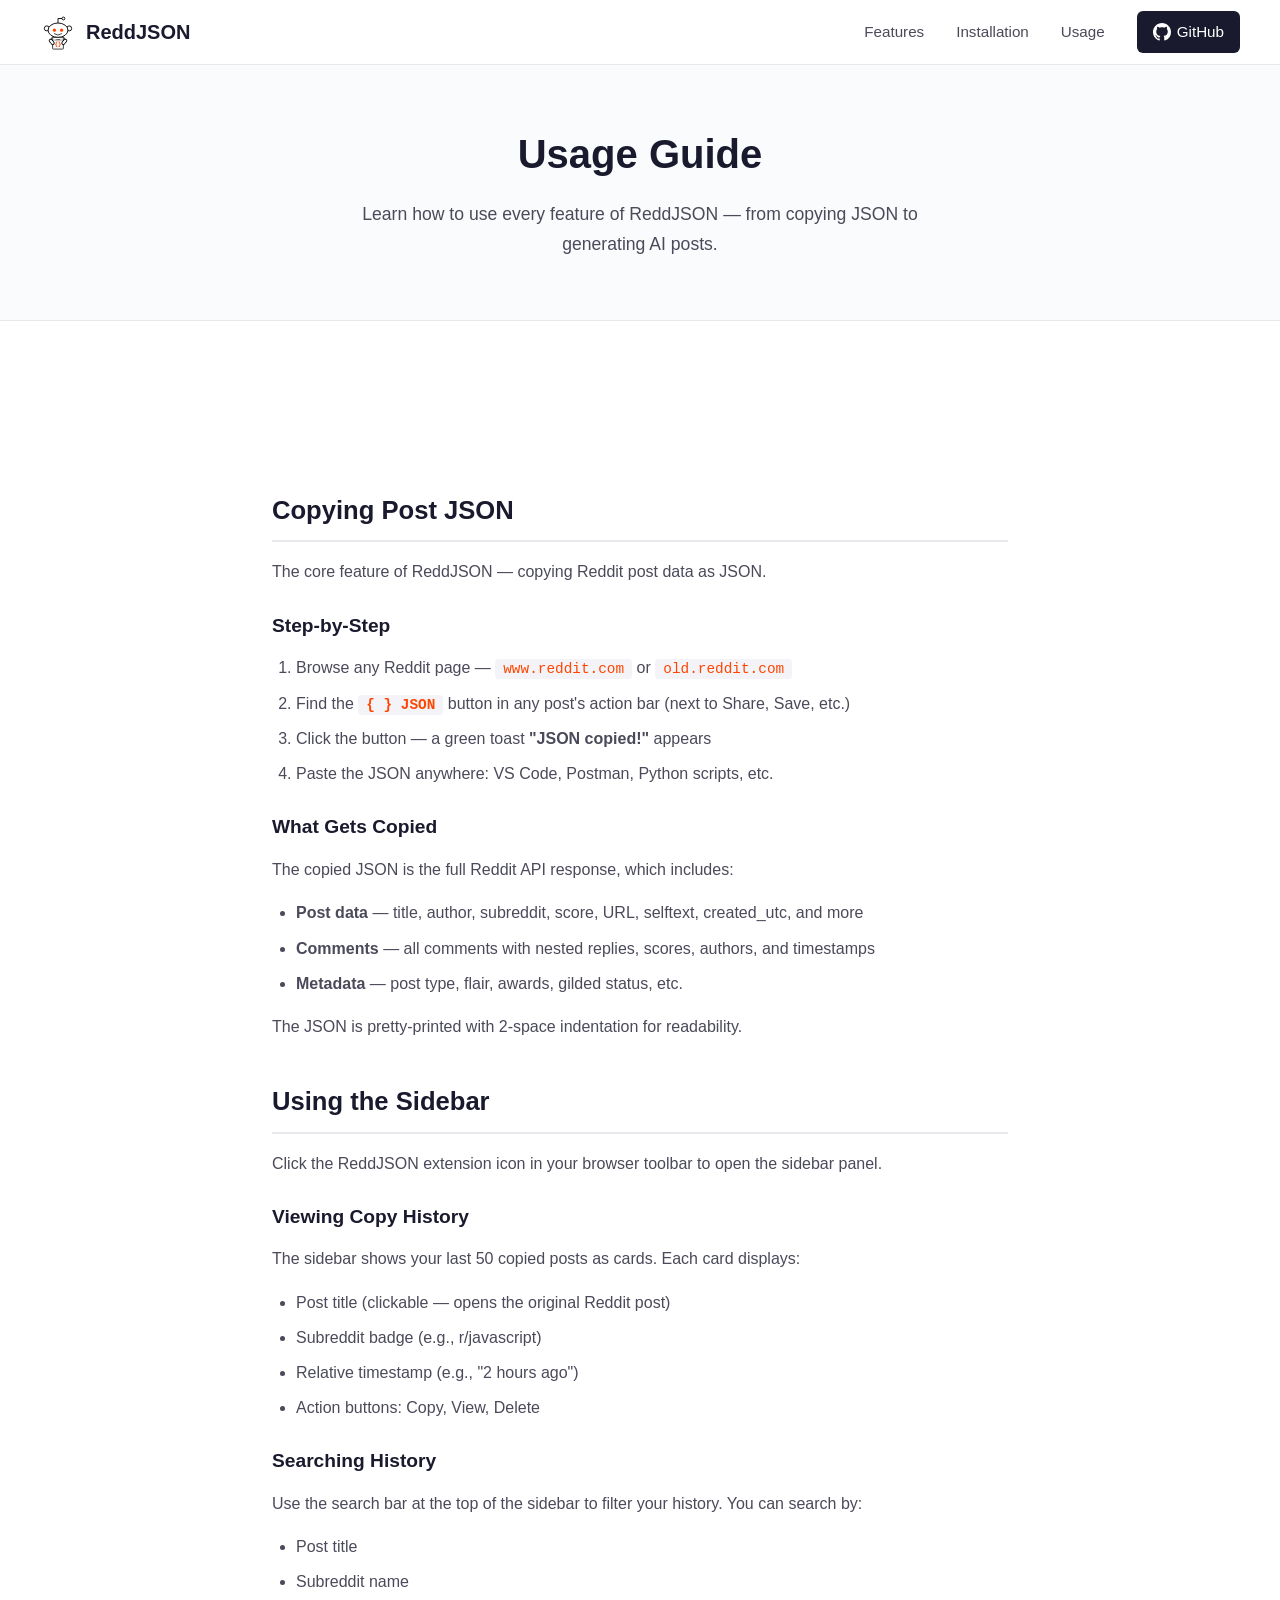
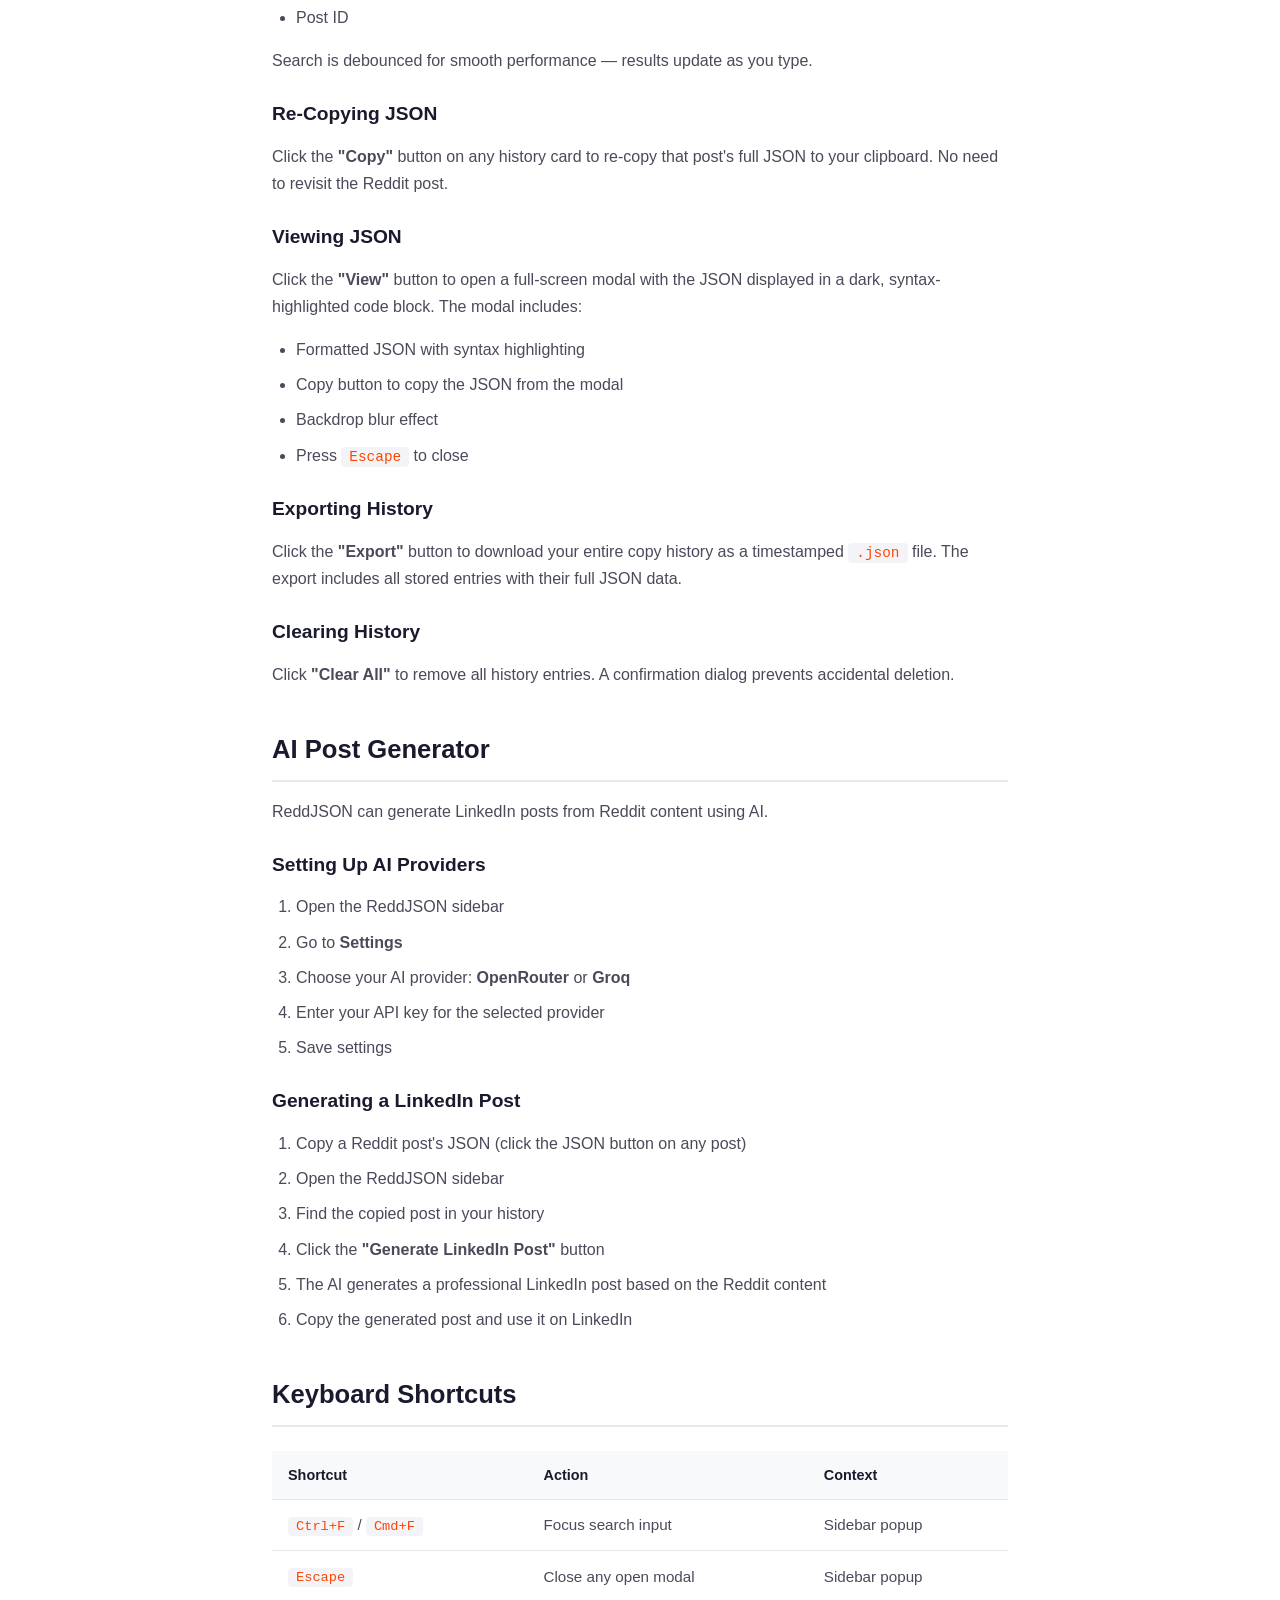
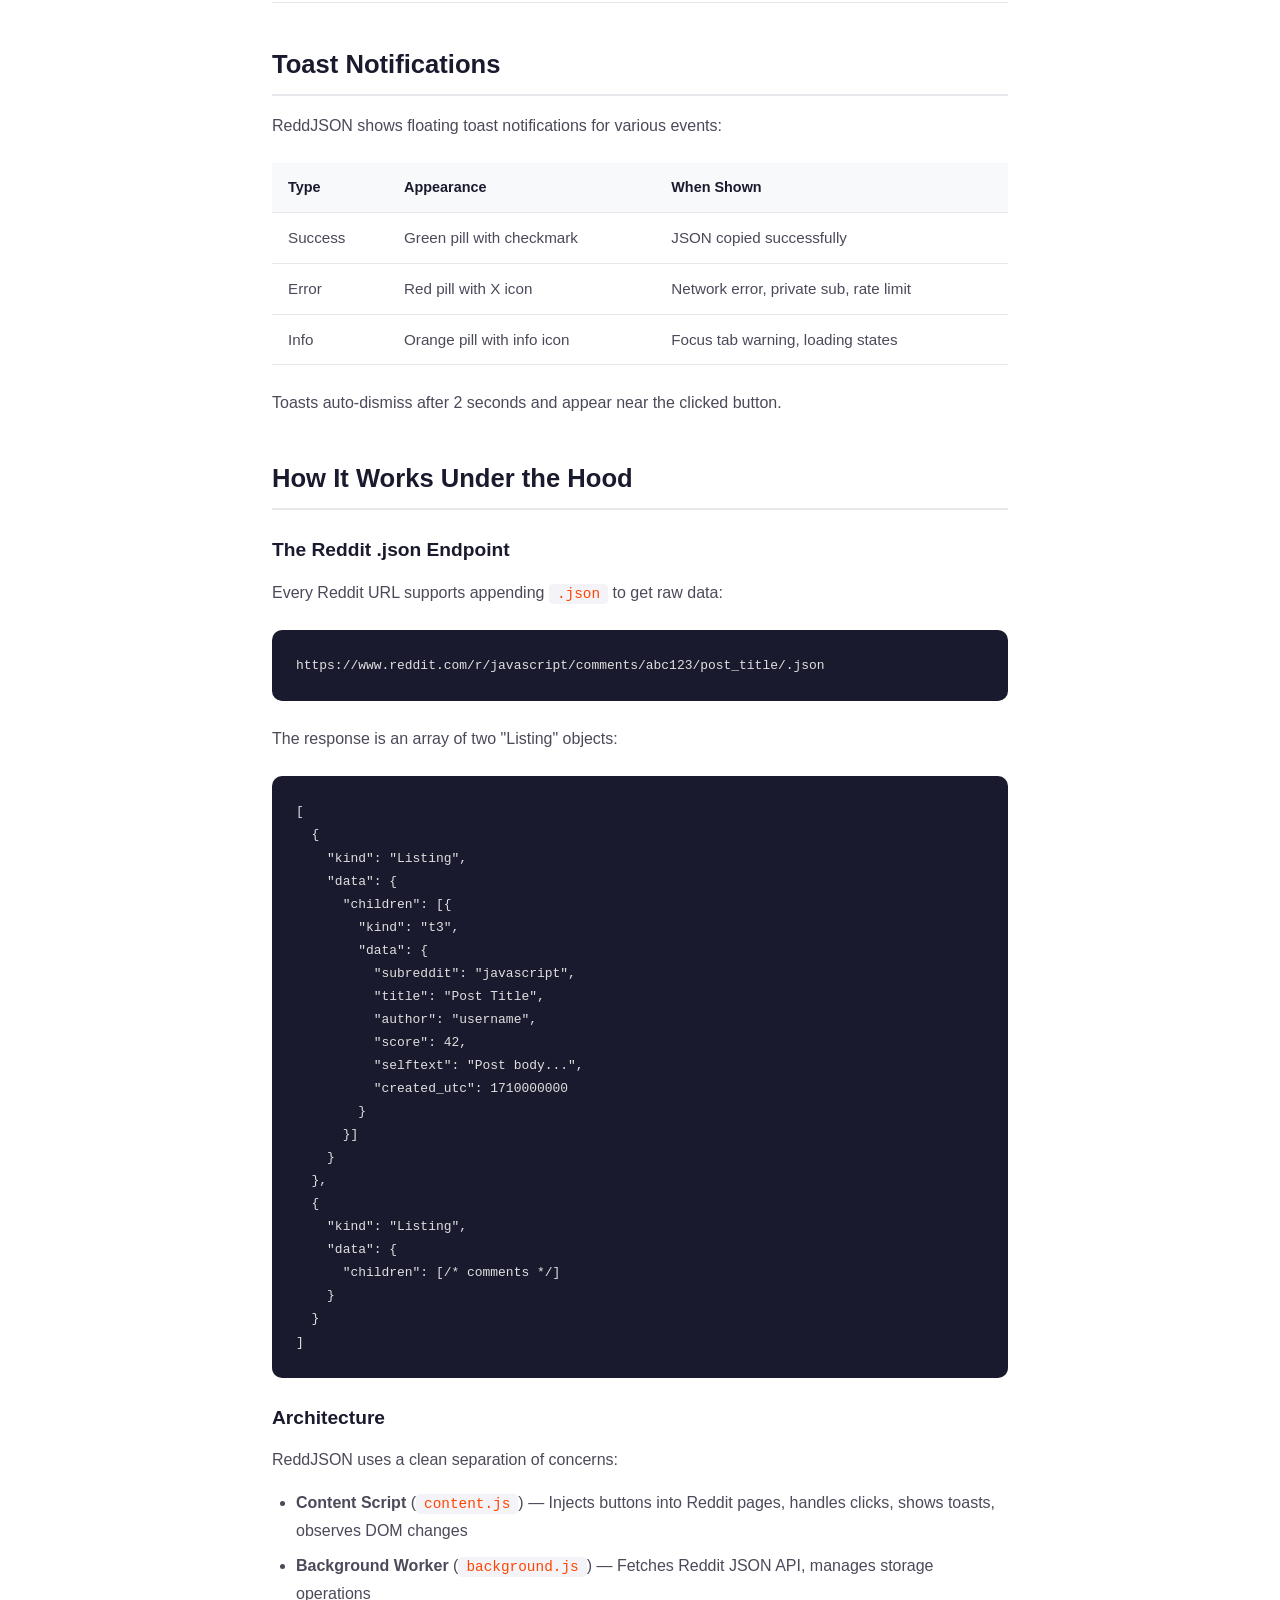
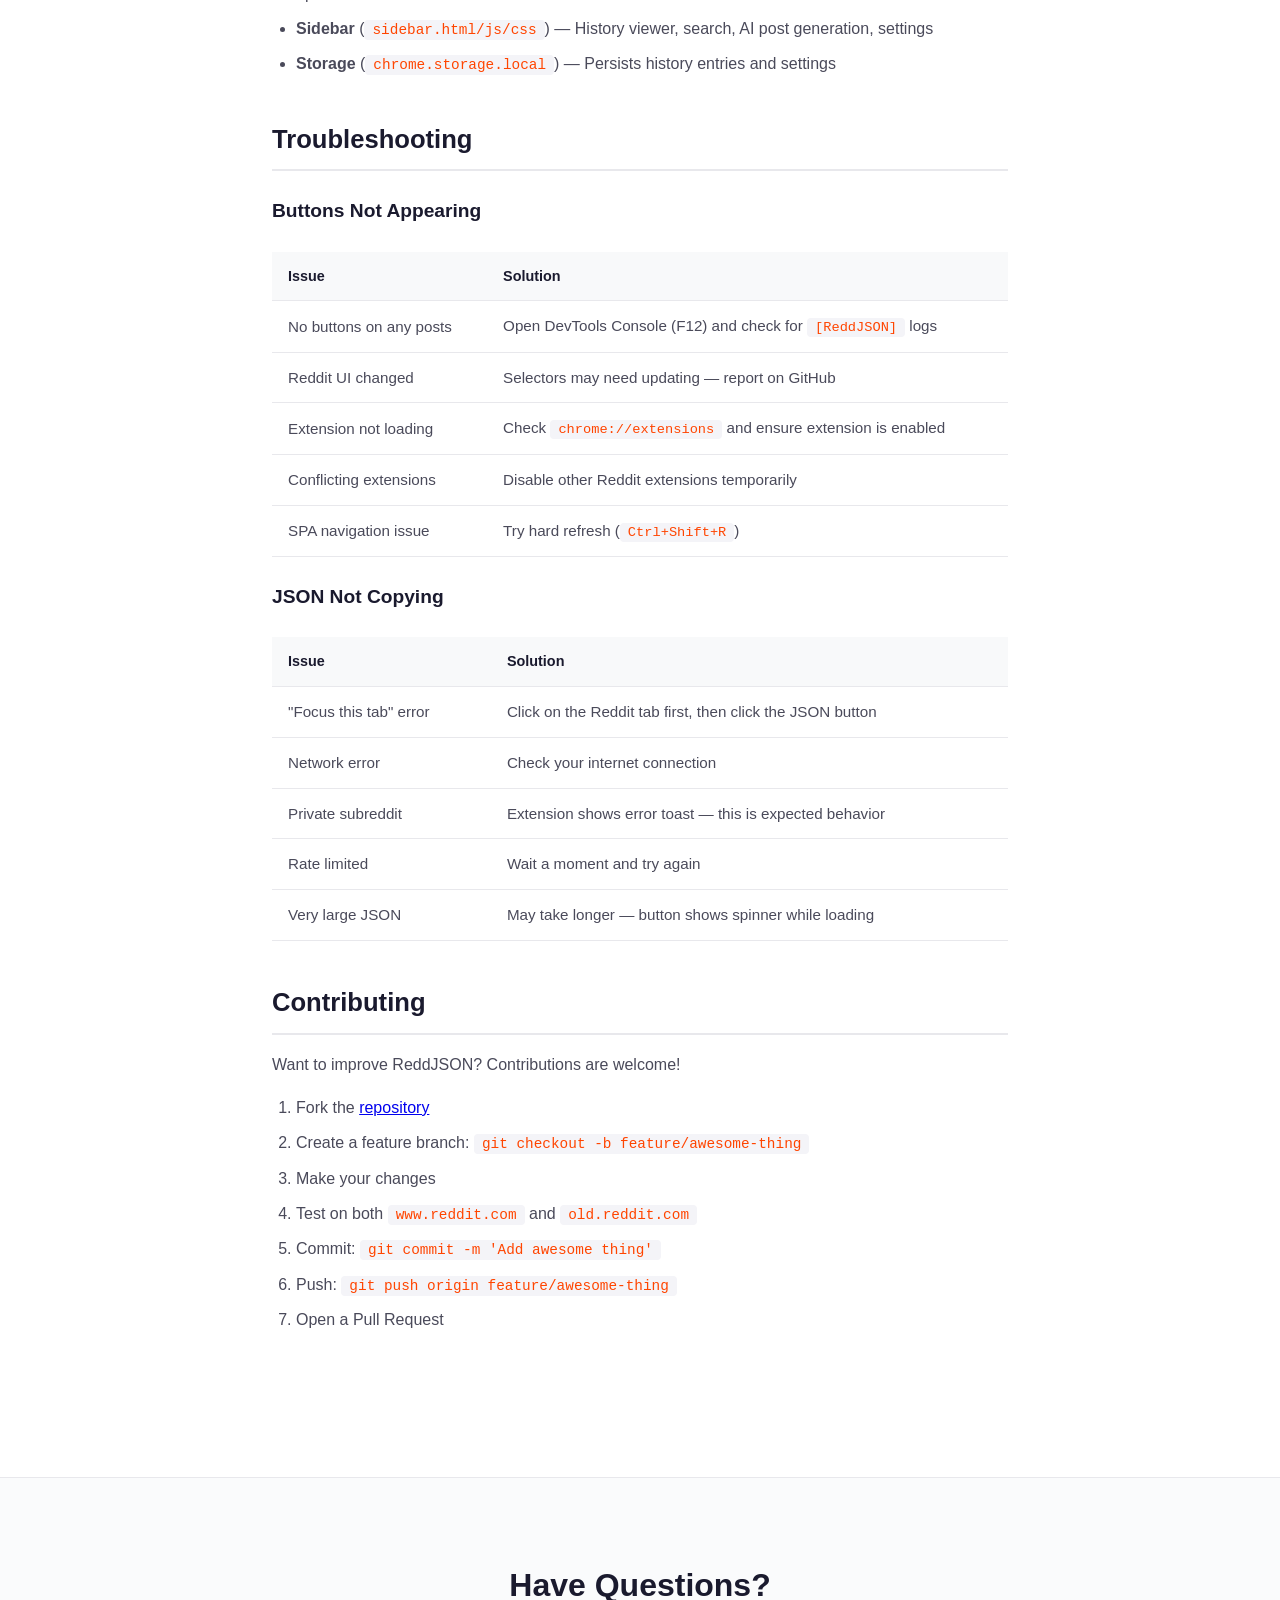
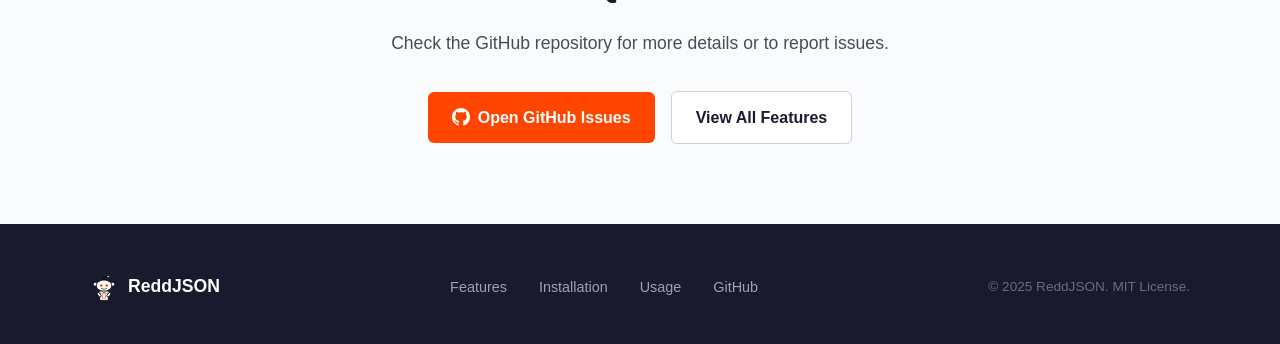
<file: website/usage.html>
<!DOCTYPE html>
<html lang="en">

<head>
    <meta charset="UTF-8">
    <meta name="viewport" content="width=device-width, initial-scale=1.0">
    <title>Usage Guide — ReddJSON</title>
    <meta name="description"
        content="Learn how to use ReddJSON Chrome extension — copy JSON, manage history, generate AI posts, and more.">
    <link rel="stylesheet" href="styles.css">
    <link rel="icon" href="../icons/reddjosn.svg" type="image/svg+xml">
</head>

<body>

    <!-- Navigation -->
    <nav class="navbar">
        <div class="nav-container">
            <a href="index.html" class="nav-logo">
                <img src="../icons/reddjosn.svg" alt="ReddJSON">
                ReddJSON
            </a>
            <ul class="nav-links">
                <li><a href="features.html">Features</a></li>
                <li><a href="installation.html">Installation</a></li>
                <li><a href="usage.html">Usage</a></li>
                <li>
                    <a href="https://github.com/Mr-Dark-debug/ReddJSON" target="_blank" rel="noopener"
                        class="nav-github">
                        <svg viewBox="0 0 24 24" fill="currentColor">
                            <path
                                d="M12 0C5.37 0 0 5.37 0 12c0 5.31 3.435 9.795 8.205 11.385.6.105.825-.255.825-.57 0-.285-.015-1.23-.015-2.235-3.015.555-3.795-.735-4.035-1.41-.135-.345-.72-1.41-1.23-1.695-.42-.225-1.02-.78-.015-.795.945-.015 1.62.87 1.845 1.23 1.08 1.815 2.805 1.305 3.495.99.105-.78.42-1.305.765-1.605-2.67-.3-5.46-1.335-5.46-5.925 0-1.305.465-2.385 1.23-3.225-.12-.3-.54-1.53.12-3.18 0 0 1.005-.315 3.3 1.23.96-.27 1.98-.405 3-.405s2.04.135 3 .405c2.295-1.56 3.3-1.23 3.3-1.23.66 1.65.24 2.88.12 3.18.765.84 1.23 1.905 1.23 3.225 0 4.605-2.805 5.625-5.475 5.925.435.375.81 1.095.81 2.22 0 1.605-.015 2.895-.015 3.3 0 .315.225.69.825.57A12.02 12.02 0 0024 12c0-6.63-5.37-12-12-12z" />
                        </svg>
                        GitHub
                    </a>
                </li>
            </ul>
        </div>
    </nav>

    <!-- Page Header -->
    <section class="page-header">
        <h1>Usage Guide</h1>
        <p>Learn how to use every feature of ReddJSON — from copying JSON to generating AI posts.</p>
    </section>

    <!-- Usage Content -->
    <section class="section">
        <div class="content-area">

            <h2>Copying Post JSON</h2>
            <p>The core feature of ReddJSON — copying Reddit post data as JSON.</p>

            <h3>Step-by-Step</h3>
            <ol>
                <li>Browse any Reddit page — <code>www.reddit.com</code> or <code>old.reddit.com</code></li>
                <li>Find the <strong><code>{ } JSON</code></strong> button in any post's action bar (next to Share,
                    Save, etc.)</li>
                <li>Click the button — a green toast <strong>"JSON copied!"</strong> appears</li>
                <li>Paste the JSON anywhere: VS Code, Postman, Python scripts, etc.</li>
            </ol>

            <h3>What Gets Copied</h3>
            <p>The copied JSON is the full Reddit API response, which includes:</p>
            <ul>
                <li><strong>Post data</strong> — title, author, subreddit, score, URL, selftext, created_utc, and more
                </li>
                <li><strong>Comments</strong> — all comments with nested replies, scores, authors, and timestamps</li>
                <li><strong>Metadata</strong> — post type, flair, awards, gilded status, etc.</li>
            </ul>
            <p>The JSON is pretty-printed with 2-space indentation for readability.</p>

            <h2>Using the Sidebar</h2>
            <p>Click the ReddJSON extension icon in your browser toolbar to open the sidebar panel.</p>

            <h3>Viewing Copy History</h3>
            <p>The sidebar shows your last 50 copied posts as cards. Each card displays:</p>
            <ul>
                <li>Post title (clickable — opens the original Reddit post)</li>
                <li>Subreddit badge (e.g., r/javascript)</li>
                <li>Relative timestamp (e.g., "2 hours ago")</li>
                <li>Action buttons: Copy, View, Delete</li>
            </ul>

            <h3>Searching History</h3>
            <p>Use the search bar at the top of the sidebar to filter your history. You can search by:</p>
            <ul>
                <li>Post title</li>
                <li>Subreddit name</li>
                <li>Post ID</li>
            </ul>
            <p>Search is debounced for smooth performance — results update as you type.</p>

            <h3>Re-Copying JSON</h3>
            <p>Click the <strong>"Copy"</strong> button on any history card to re-copy that post's full JSON to your
                clipboard. No need to revisit the Reddit post.</p>

            <h3>Viewing JSON</h3>
            <p>Click the <strong>"View"</strong> button to open a full-screen modal with the JSON displayed in a dark,
                syntax-highlighted code block. The modal includes:</p>
            <ul>
                <li>Formatted JSON with syntax highlighting</li>
                <li>Copy button to copy the JSON from the modal</li>
                <li>Backdrop blur effect</li>
                <li>Press <code>Escape</code> to close</li>
            </ul>

            <h3>Exporting History</h3>
            <p>Click the <strong>"Export"</strong> button to download your entire copy history as a timestamped
                <code>.json</code> file. The export includes all stored entries with their full JSON data.</p>

            <h3>Clearing History</h3>
            <p>Click <strong>"Clear All"</strong> to remove all history entries. A confirmation dialog prevents
                accidental deletion.</p>

            <h2>AI Post Generator</h2>
            <p>ReddJSON can generate LinkedIn posts from Reddit content using AI.</p>

            <h3>Setting Up AI Providers</h3>
            <ol>
                <li>Open the ReddJSON sidebar</li>
                <li>Go to <strong>Settings</strong></li>
                <li>Choose your AI provider: <strong>OpenRouter</strong> or <strong>Groq</strong></li>
                <li>Enter your API key for the selected provider</li>
                <li>Save settings</li>
            </ol>

            <h3>Generating a LinkedIn Post</h3>
            <ol>
                <li>Copy a Reddit post's JSON (click the JSON button on any post)</li>
                <li>Open the ReddJSON sidebar</li>
                <li>Find the copied post in your history</li>
                <li>Click the <strong>"Generate LinkedIn Post"</strong> button</li>
                <li>The AI generates a professional LinkedIn post based on the Reddit content</li>
                <li>Copy the generated post and use it on LinkedIn</li>
            </ol>

            <h2>Keyboard Shortcuts</h2>
            <table>
                <thead>
                    <tr>
                        <th>Shortcut</th>
                        <th>Action</th>
                        <th>Context</th>
                    </tr>
                </thead>
                <tbody>
                    <tr>
                        <td><code>Ctrl+F</code> / <code>Cmd+F</code></td>
                        <td>Focus search input</td>
                        <td>Sidebar popup</td>
                    </tr>
                    <tr>
                        <td><code>Escape</code></td>
                        <td>Close any open modal</td>
                        <td>Sidebar popup</td>
                    </tr>
                </tbody>
            </table>

            <h2>Toast Notifications</h2>
            <p>ReddJSON shows floating toast notifications for various events:</p>
            <table>
                <thead>
                    <tr>
                        <th>Type</th>
                        <th>Appearance</th>
                        <th>When Shown</th>
                    </tr>
                </thead>
                <tbody>
                    <tr>
                        <td>Success</td>
                        <td>Green pill with checkmark</td>
                        <td>JSON copied successfully</td>
                    </tr>
                    <tr>
                        <td>Error</td>
                        <td>Red pill with X icon</td>
                        <td>Network error, private sub, rate limit</td>
                    </tr>
                    <tr>
                        <td>Info</td>
                        <td>Orange pill with info icon</td>
                        <td>Focus tab warning, loading states</td>
                    </tr>
                </tbody>
            </table>
            <p>Toasts auto-dismiss after 2 seconds and appear near the clicked button.</p>

            <h2>How It Works Under the Hood</h2>

            <h3>The Reddit .json Endpoint</h3>
            <p>Every Reddit URL supports appending <code>.json</code> to get raw data:</p>
            <pre><code>https://www.reddit.com/r/javascript/comments/abc123/post_title/.json</code></pre>
            <p>The response is an array of two "Listing" objects:</p>
            <pre><code>[
  {
    "kind": "Listing",
    "data": {
      "children": [{
        "kind": "t3",
        "data": {
          "subreddit": "javascript",
          "title": "Post Title",
          "author": "username",
          "score": 42,
          "selftext": "Post body...",
          "created_utc": 1710000000
        }
      }]
    }
  },
  {
    "kind": "Listing",
    "data": {
      "children": [/* comments */]
    }
  }
]</code></pre>

            <h3>Architecture</h3>
            <p>ReddJSON uses a clean separation of concerns:</p>
            <ul>
                <li><strong>Content Script</strong> (<code>content.js</code>) — Injects buttons into Reddit pages,
                    handles clicks, shows toasts, observes DOM changes</li>
                <li><strong>Background Worker</strong> (<code>background.js</code>) — Fetches Reddit JSON API, manages
                    storage operations</li>
                <li><strong>Sidebar</strong> (<code>sidebar.html/js/css</code>) — History viewer, search, AI post
                    generation, settings</li>
                <li><strong>Storage</strong> (<code>chrome.storage.local</code>) — Persists history entries and settings
                </li>
            </ul>

            <h2>Troubleshooting</h2>

            <h3>Buttons Not Appearing</h3>
            <table>
                <thead>
                    <tr>
                        <th>Issue</th>
                        <th>Solution</th>
                    </tr>
                </thead>
                <tbody>
                    <tr>
                        <td>No buttons on any posts</td>
                        <td>Open DevTools Console (F12) and check for <code>[ReddJSON]</code> logs</td>
                    </tr>
                    <tr>
                        <td>Reddit UI changed</td>
                        <td>Selectors may need updating — report on GitHub</td>
                    </tr>
                    <tr>
                        <td>Extension not loading</td>
                        <td>Check <code>chrome://extensions</code> and ensure extension is enabled</td>
                    </tr>
                    <tr>
                        <td>Conflicting extensions</td>
                        <td>Disable other Reddit extensions temporarily</td>
                    </tr>
                    <tr>
                        <td>SPA navigation issue</td>
                        <td>Try hard refresh (<code>Ctrl+Shift+R</code>)</td>
                    </tr>
                </tbody>
            </table>

            <h3>JSON Not Copying</h3>
            <table>
                <thead>
                    <tr>
                        <th>Issue</th>
                        <th>Solution</th>
                    </tr>
                </thead>
                <tbody>
                    <tr>
                        <td>"Focus this tab" error</td>
                        <td>Click on the Reddit tab first, then click the JSON button</td>
                    </tr>
                    <tr>
                        <td>Network error</td>
                        <td>Check your internet connection</td>
                    </tr>
                    <tr>
                        <td>Private subreddit</td>
                        <td>Extension shows error toast — this is expected behavior</td>
                    </tr>
                    <tr>
                        <td>Rate limited</td>
                        <td>Wait a moment and try again</td>
                    </tr>
                    <tr>
                        <td>Very large JSON</td>
                        <td>May take longer — button shows spinner while loading</td>
                    </tr>
                </tbody>
            </table>

            <h2>Contributing</h2>
            <p>Want to improve ReddJSON? Contributions are welcome!</p>
            <ol>
                <li>Fork the <a href="https://github.com/Mr-Dark-debug/ReddJSON" target="_blank"
                        rel="noopener">repository</a></li>
                <li>Create a feature branch: <code>git checkout -b feature/awesome-thing</code></li>
                <li>Make your changes</li>
                <li>Test on both <code>www.reddit.com</code> and <code>old.reddit.com</code></li>
                <li>Commit: <code>git commit -m 'Add awesome thing'</code></li>
                <li>Push: <code>git push origin feature/awesome-thing</code></li>
                <li>Open a Pull Request</li>
            </ol>

        </div>
    </section>

    <!-- CTA -->
    <section class="cta-section">
        <h2>Have Questions?</h2>
        <p>Check the GitHub repository for more details or to report issues.</p>
        <div class="hero-buttons">
            <a href="https://github.com/Mr-Dark-debug/ReddJSON" target="_blank" rel="noopener" class="btn btn-primary">
                <svg viewBox="0 0 24 24" fill="currentColor">
                    <path
                        d="M12 0C5.37 0 0 5.37 0 12c0 5.31 3.435 9.795 8.205 11.385.6.105.825-.255.825-.57 0-.285-.015-1.23-.015-2.235-3.015.555-3.795-.735-4.035-1.41-.135-.345-.72-1.41-1.23-1.695-.42-.225-1.02-.78-.015-.795.945-.015 1.62.87 1.845 1.23 1.08 1.815 2.805 1.305 3.495.99.105-.78.42-1.305.765-1.605-2.67-.3-5.46-1.335-5.46-5.925 0-1.305.465-2.385 1.23-3.225-.12-.3-.54-1.53.12-3.18 0 0 1.005-.315 3.3 1.23.96-.27 1.98-.405 3-.405s2.04.135 3 .405c2.295-1.56 3.3-1.23 3.3-1.23.66 1.65.24 2.88.12 3.18.765.84 1.23 1.905 1.23 3.225 0 4.605-2.805 5.625-5.475 5.925.435.375.81 1.095.81 2.22 0 1.605-.015 2.895-.015 3.3 0 .315.225.69.825.57A12.02 12.02 0 0024 12c0-6.63-5.37-12-12-12z" />
                </svg>
                Open GitHub Issues
            </a>
            <a href="features.html" class="btn btn-secondary">
                View All Features
            </a>
        </div>
    </section>

    <!-- Footer -->
    <footer class="footer">
        <div class="footer-container">
            <div class="footer-logo">
                <img src="../icons/reddjosn.svg" alt="ReddJSON">
                ReddJSON
            </div>
            <div class="footer-links">
                <a href="features.html">Features</a>
                <a href="installation.html">Installation</a>
                <a href="usage.html">Usage</a>
                <a href="https://github.com/Mr-Dark-debug/ReddJSON" target="_blank" rel="noopener">GitHub</a>
            </div>
            <div class="footer-copy">
                &copy; 2025 ReddJSON. MIT License.
            </div>
        </div>
    </footer>

</body>

</html>
</file>
<file: sidebar.css>
/* ═══════════════════════════════════════════════════════════════
   ReddJSON Sidebar v2.0 — Premium UI with Dark Mode
   ═══════════════════════════════════════════════════════════════ */

/* ── Reset & Variables ── */
:root {
    --bg-primary: #FFFFFF;
    --bg-secondary: #F6F7F8;
    --bg-tertiary: #EDEFF1;
    --bg-elevated: #FFFFFF;
    --text-primary: #1A1A1B;
    --text-secondary: #576F76;
    --text-muted: #878A8C;
    --border: #E0E0E0;
    --border-light: #EAEAEA;
    --accent: #FF4500;
    --accent-hover: #E03D00;
    --accent-light: rgba(255, 69, 0, 0.08);
    --linkedin: #0A66C2;
    --linkedin-hover: #004182;
    --linkedin-light: rgba(10, 102, 194, 0.08);
    --success: #46D160;
    --danger: #FF585B;
    --danger-light: rgba(255, 88, 91, 0.08);
    --radius: 8px;
    --radius-lg: 12px;
    --radius-pill: 20px;
    --shadow-sm: 0 1px 3px rgba(0, 0, 0, .06);
    --shadow-md: 0 4px 12px rgba(0, 0, 0, .1);
    --font: -apple-system, BlinkMacSystemFont, 'Segoe UI', Roboto, 'Helvetica Neue', sans-serif;
    --font-mono: 'JetBrains Mono', 'Fira Code', 'SF Mono', Consolas, monospace;
    --transition: .2s ease;
}

[data-theme="dark"] {
    --bg-primary: #1A1A1B;
    --bg-secondary: #272729;
    --bg-tertiary: #343536;
    --bg-elevated: #2D2D2F;
    --text-primary: #D7DADC;
    --text-secondary: #9CA3AF;
    --text-muted: #6B7280;
    --border: #3A3B3C;
    --border-light: #4A4B4D;
    --accent: #FF5722;
    --accent-hover: #FF7043;
    --accent-light: rgba(255, 87, 34, 0.12);
    --linkedin: #3B82F6;
    --linkedin-hover: #60A5FA;
    --linkedin-light: rgba(59, 130, 246, 0.12);
    --success: #4ADE80;
    --danger: #F87171;
    --danger-light: rgba(248, 113, 113, 0.12);
    --shadow-sm: 0 1px 3px rgba(0, 0, 0, .3);
    --shadow-md: 0 4px 12px rgba(0, 0, 0, .4);
}

* {
    margin: 0;
    padding: 0;
    box-sizing: border-box;
}

body {
    font-family: var(--font);
    background: var(--bg-primary);
    color: var(--text-primary);
    font-size: 13px;
    line-height: 1.5;
    width: 100%;
    min-height: 100vh;
    overflow-x: hidden;
}

.app {
    display: flex;
    flex-direction: column;
    height: 100vh;
}

/* ── Header ── */
.header {
    background: linear-gradient(135deg, #FFF5F0 0%, #FFF0E8 100%);
    padding: 14px 16px;
    border-bottom: 1px solid var(--border);
    flex-shrink: 0;
}

[data-theme="dark"] .header {
    background: linear-gradient(135deg, #2D1B14 0%, #1F1410 100%);
}

.header-brand {
    display: flex;
    align-items: center;
    gap: 10px;
}

.logo {
    border-radius: 6px;
}

.brand-text h1 {
    font-size: 16px;
    font-weight: 800;
    background: linear-gradient(135deg, var(--accent) 0%, #ff8a50 100%);
    -webkit-background-clip: text;
    -webkit-text-fill-color: transparent;
    background-clip: text;
    line-height: 1.2;
}

.tagline {
    font-size: 11px;
    color: var(--text-muted);
    font-weight: 500;
}

/* ── Tabs ── */
.tabs {
    display: flex;
    gap: 0;
    background: var(--bg-secondary);
    border-bottom: 1px solid var(--border);
    flex-shrink: 0;
}

.tab {
    flex: 1;
    display: flex;
    align-items: center;
    justify-content: center;
    gap: 5px;
    padding: 10px 4px;
    border: none;
    background: none;
    color: var(--text-secondary);
    font-family: var(--font);
    font-size: 12px;
    font-weight: 600;
    cursor: pointer;
    transition: color var(--transition), border-color var(--transition);
    border-bottom: 2px solid transparent;
    white-space: nowrap;
}

.tab:hover {
    color: var(--text-primary);
}

.tab.active {
    color: var(--accent);
    border-bottom-color: var(--accent);
}

.tab svg {
    flex-shrink: 0;
}

/* ── Tab Content ── */
.tab-content {
    display: none;
    flex: 1;
    overflow-y: auto;
    flex-direction: column;
}

.tab-content.active {
    display: flex;
}

/* ── Panel Toolbar ── */
.panel-toolbar {
    display: flex;
    gap: 8px;
    padding: 10px 12px;
    background: var(--bg-secondary);
    border-bottom: 1px solid var(--border);
    flex-shrink: 0;
}

.search-input {
    flex: 1;
    padding: 7px 12px;
    border: 1px solid var(--border);
    border-radius: var(--radius-pill);
    background: var(--bg-tertiary);
    color: var(--text-primary);
    font-family: var(--font);
    font-size: 12px;
    outline: none;
    transition: border-color var(--transition);
}

.search-input:focus {
    border-color: var(--accent);
}

.search-input::placeholder {
    color: var(--text-muted);
}

.search-sm {
    font-size: 11px;
    padding: 5px 10px;
}

/* ── Buttons ── */
.btn-icon {
    width: 32px;
    height: 32px;
    display: flex;
    align-items: center;
    justify-content: center;
    border: 1px solid var(--border);
    border-radius: var(--radius);
    background: var(--bg-tertiary);
    color: var(--text-secondary);
    cursor: pointer;
    transition: all var(--transition);
    flex-shrink: 0;
}

.btn-icon:hover {
    color: var(--danger);
    border-color: var(--danger);
    background: var(--danger-light);
}

.btn-primary {
    padding: 8px 16px;
    border: none;
    border-radius: var(--radius);
    background: var(--accent);
    color: #fff;
    font-family: var(--font);
    font-size: 12px;
    font-weight: 700;
    cursor: pointer;
    transition: all var(--transition);
}

.btn-primary:hover {
    background: var(--accent-hover);
    transform: translateY(-1px);
}

.btn-sm {
    padding: 6px 12px;
    border: none;
    border-radius: var(--radius);
    background: var(--accent);
    color: #fff;
    font-family: var(--font);
    font-size: 11px;
    font-weight: 700;
    cursor: pointer;
    transition: all var(--transition);
    white-space: nowrap;
}

.btn-sm:hover {
    background: var(--accent-hover);
}

.btn-outline {
    padding: 8px 16px;
    border: 1px solid var(--border);
    border-radius: var(--radius);
    background: transparent;
    color: var(--text-primary);
    font-family: var(--font);
    font-size: 12px;
    font-weight: 600;
    cursor: pointer;
    transition: all var(--transition);
}

.btn-outline:hover {
    border-color: var(--accent);
    color: var(--accent);
}

.btn-danger {
    padding: 8px 16px;
    border: none;
    border-radius: var(--radius);
    background: var(--danger);
    color: #fff;
    font-family: var(--font);
    font-size: 12px;
    font-weight: 700;
    cursor: pointer;
}

.btn-linkedin {
    padding: 6px 12px;
    border: none;
    border-radius: var(--radius);
    background: var(--linkedin);
    color: #fff;
    font-family: var(--font);
    font-size: 11px;
    font-weight: 700;
    cursor: pointer;
    display: inline-flex;
    align-items: center;
    gap: 4px;
    transition: all var(--transition);
}

.btn-linkedin:hover {
    background: var(--linkedin-hover);
}

.btn-ghost {
    padding: 4px 8px;
    border: none;
    background: transparent;
    color: var(--text-secondary);
    font-family: var(--font);
    font-size: 11px;
    cursor: pointer;
    border-radius: var(--radius);
    transition: all var(--transition);
}

.btn-ghost:hover {
    color: var(--text-primary);
    background: var(--bg-tertiary);
}

/* ── Stats Bar ── */
.stats-bar {
    padding: 6px 12px;
    font-size: 11px;
    color: var(--text-muted);
    background: var(--bg-primary);
    border-bottom: 1px solid var(--border);
}

/* ── Empty State ── */
.empty-state {
    display: flex;
    flex-direction: column;
    align-items: center;
    justify-content: center;
    padding: 40px 20px;
    text-align: center;
    flex: 1;
}

.empty-icon {
    font-size: 40px;
    margin-bottom: 12px;
    opacity: .6;
}

.empty-state p {
    font-size: 14px;
    font-weight: 600;
    margin-bottom: 4px;
}

.empty-state span {
    font-size: 12px;
    color: var(--text-muted);
}

/* ── Entries List ── */
.entries-list {
    flex: 1;
    overflow-y: auto;
    padding: 4px 0;
}

.entry {
    padding: 10px 12px;
    border-bottom: 1px solid var(--border);
    transition: background var(--transition);
    animation: fadeIn .3s ease;
}

.entry:hover {
    background: var(--bg-secondary);
}

@keyframes fadeIn {
    from {
        opacity: 0;
        transform: translateY(4px);
    }

    to {
        opacity: 1;
        transform: translateY(0);
    }
}

.entry-header {
    display: flex;
    justify-content: space-between;
    align-items: flex-start;
    gap: 8px;
    margin-bottom: 4px;
}

.entry-title {
    font-size: 13px;
    font-weight: 600;
    color: var(--text-primary);
    display: -webkit-box;
    -webkit-line-clamp: 2;
    line-clamp: 2;
    -webkit-box-orient: vertical;
    overflow: hidden;
    word-break: break-word;
    flex: 1;
}

.entry-meta {
    display: flex;
    gap: 8px;
    font-size: 11px;
    color: var(--text-muted);
    margin-bottom: 6px;
}

.entry-meta .badge {
    background: var(--accent-light);
    color: var(--accent);
    padding: 1px 6px;
    border-radius: 10px;
    font-weight: 600;
}

.entry-preview {
    font-family: var(--font-mono);
    font-size: 10px;
    color: var(--text-muted);
    background: var(--bg-tertiary);
    padding: 6px 8px;
    border-radius: var(--radius);
    max-height: 60px;
    overflow: hidden;
    margin-bottom: 6px;
    white-space: pre-wrap;
    word-break: break-all;
}

.entry-actions {
    display: flex;
    gap: 4px;
    flex-wrap: wrap;
}

/* ── AI Post Entry ── */
.ai-post-text {
    font-size: 12px;
    color: var(--text-secondary);
    background: var(--bg-tertiary);
    padding: 8px 10px;
    border-radius: var(--radius);
    max-height: 120px;
    overflow-y: auto;
    margin-bottom: 6px;
    white-space: pre-wrap;
    word-break: break-word;
    line-height: 1.6;
    cursor: pointer;
}

.ai-post-text.expanded {
    max-height: none;
}

.ai-post-media {
    display: flex;
    gap: 6px;
    margin-bottom: 6px;
    flex-wrap: wrap;
}

.ai-post-media img {
    width: 60px;
    height: 60px;
    object-fit: cover;
    border-radius: var(--radius);
    border: 1px solid var(--border);
    cursor: pointer;
}

/* ── Settings ── */
.settings-scroll {
    flex: 1;
    overflow-y: auto;
    padding: 12px;
}

.settings-section {
    margin-bottom: 20px;
}

.section-title {
    display: flex;
    align-items: center;
    gap: 8px;
    font-size: 14px;
    font-weight: 700;
    color: var(--text-primary);
    margin-bottom: 12px;
    padding-bottom: 8px;
    border-bottom: 1px solid var(--border);
}

.provider-card {
    background: var(--bg-secondary);
    border: 1px solid var(--border);
    border-radius: var(--radius-lg);
    padding: 12px;
    margin-bottom: 10px;
}

.provider-header {
    display: flex;
    justify-content: space-between;
    align-items: center;
    margin-bottom: 10px;
}

.provider-name {
    font-weight: 700;
    font-size: 13px;
}

.provider-status {
    font-size: 11px;
    padding: 2px 8px;
    border-radius: 10px;
    background: var(--bg-tertiary);
    color: var(--text-muted);
}

.provider-status.active {
    background: rgba(70, 209, 96, .15);
    color: var(--success);
}

.input-group {
    margin-bottom: 10px;
}

.input-group label {
    display: block;
    font-size: 11px;
    font-weight: 600;
    color: var(--text-secondary);
    margin-bottom: 4px;
    text-transform: uppercase;
    letter-spacing: .5px;
}

.input-with-btn {
    display: flex;
    gap: 6px;
}

.text-input,
.select-input {
    width: 100%;
    padding: 8px 12px;
    border: 1px solid var(--border);
    border-radius: var(--radius);
    background: var(--bg-tertiary);
    color: var(--text-primary);
    font-family: var(--font-mono);
    font-size: 12px;
    outline: none;
    transition: border-color var(--transition);
}

.text-input:focus,
.select-input:focus {
    border-color: var(--accent);
}

.select-input {
    font-family: var(--font);
    cursor: pointer;
}

.textarea-input {
    width: 100%;
    padding: 10px 12px;
    border: 1px solid var(--border);
    border-radius: var(--radius);
    background: var(--bg-tertiary);
    color: var(--text-primary);
    font-family: var(--font);
    font-size: 12px;
    outline: none;
    resize: vertical;
    min-height: 100px;
    line-height: 1.6;
    transition: border-color var(--transition);
}

.textarea-input:focus {
    border-color: var(--accent);
}

/* ── Models Area ── */
.models-area {
    margin-top: 10px;
    border-top: 1px solid var(--border);
    padding-top: 10px;
}

.models-toolbar {
    display: flex;
    gap: 8px;
    align-items: center;
    margin-bottom: 8px;
}

.toggle-label {
    display: flex;
    align-items: center;
    gap: 4px;
    font-size: 11px;
    color: var(--text-secondary);
    white-space: nowrap;
    cursor: pointer;
}

.models-list {
    max-height: 200px;
    overflow-y: auto;
    border: 1px solid var(--border);
    border-radius: var(--radius);
    background: var(--bg-primary);
}

.model-item {
    padding: 6px 10px;
    font-size: 11px;
    cursor: pointer;
    display: flex;
    justify-content: space-between;
    align-items: center;
    border-bottom: 1px solid var(--border);
    transition: background var(--transition);
}

.model-item:last-child {
    border-bottom: none;
}

.model-item:hover {
    background: var(--bg-secondary);
}

.model-item.selected {
    background: var(--accent-light);
    color: var(--accent);
}

.model-name {
    font-weight: 600;
    flex: 1;
    overflow: hidden;
    text-overflow: ellipsis;
    white-space: nowrap;
}

.model-badge {
    font-size: 9px;
    padding: 1px 5px;
    border-radius: 8px;
    background: rgba(70, 209, 96, .15);
    color: var(--success);
    font-weight: 700;
}

.model-ctx {
    font-size: 10px;
    color: var(--text-muted);
    margin-left: 6px;
}

/* ── Default Selection ── */
.default-selection {
    background: var(--bg-secondary);
    border: 1px solid var(--border);
    border-radius: var(--radius-lg);
    padding: 12px;
    margin-top: 12px;
}

.default-selection h3 {
    font-size: 13px;
    font-weight: 700;
    margin-bottom: 10px;
}

/* ── Prompts ── */
.prompts-list {
    margin-bottom: 10px;
}

.prompt-card {
    background: var(--bg-secondary);
    border: 1px solid var(--border);
    border-radius: var(--radius);
    padding: 10px;
    margin-bottom: 8px;
    display: flex;
    justify-content: space-between;
    align-items: center;
    gap: 8px;
}

.prompt-card.is-active {
    border-color: var(--accent);
    background: var(--accent-light);
}

.prompt-info {
    flex: 1;
    overflow: hidden;
}

.prompt-info .prompt-label {
    font-weight: 700;
    font-size: 12px;
}

.prompt-info .prompt-preview {
    font-size: 10px;
    color: var(--text-muted);
    overflow: hidden;
    text-overflow: ellipsis;
    white-space: nowrap;
    margin-top: 2px;
}

.prompt-actions {
    display: flex;
    gap: 4px;
    flex-shrink: 0;
}

/* ── Modal ── */
.modal-overlay {
    position: fixed;
    inset: 0;
    background: rgba(0, 0, 0, .6);
    display: flex;
    align-items: center;
    justify-content: center;
    z-index: 1000;
    padding: 16px;
    animation: fadeIn .2s ease;
}

.modal {
    background: var(--bg-secondary);
    border: 1px solid var(--border);
    border-radius: var(--radius-lg);
    width: 100%;
    max-width: 440px;
    max-height: 80vh;
    display: flex;
    flex-direction: column;
    box-shadow: var(--shadow-md);
}

.modal-sm {
    max-width: 320px;
    padding: 20px;
}

.modal-lg {
    max-width: 480px;
}

.modal-header {
    display: flex;
    justify-content: space-between;
    align-items: center;
    padding: 14px 16px;
    border-bottom: 1px solid var(--border);
}

.modal-header h3 {
    font-size: 14px;
    font-weight: 700;
}

.modal-close {
    border: none;
    background: none;
    color: var(--text-secondary);
    font-size: 18px;
    cursor: pointer;
    width: auto;
    height: auto;
}

.modal-json {
    flex: 1;
    overflow: auto;
    padding: 12px 16px;
    font-family: var(--font-mono);
    font-size: 11px;
    color: var(--text-secondary);
    white-space: pre-wrap;
    word-break: break-all;
    line-height: 1.5;
}

.modal-actions {
    display: flex;
    justify-content: flex-end;
    gap: 8px;
    padding: 12px 16px;
    border-top: 1px solid var(--border);
}

.modal-lg .input-group {
    padding: 0 16px;
    margin-top: 12px;
}

.modal-lg .textarea-input {
    min-height: 200px;
}

/* ── Scrollbar ── */
::-webkit-scrollbar {
    width: 6px;
}

::-webkit-scrollbar-track {
    background: transparent;
}

::-webkit-scrollbar-thumb {
    background: var(--bg-tertiary);
    border-radius: 3px;
}

::-webkit-scrollbar-thumb:hover {
    background: var(--text-muted);
}

/* ── Loading spinner inline ── */
.loading-spinner {
    display: flex;
    align-items: center;
    justify-content: center;
    padding: 20px;
    color: var(--text-muted);
    font-size: 12px;
    gap: 8px;
}

@keyframes spin {
    to {
        transform: rotate(360deg);
    }
}

.spinner-icon {
    width: 18px;
    height: 18px;
    border: 2px solid var(--border);
    border-top-color: var(--accent);
    border-radius: 50%;
    animation: spin .8s linear infinite;
}

/* ── Theme Toggle ── */
.theme-toggle {
    width: 28px;
    height: 28px;
    display: flex;
    align-items: center;
    justify-content: center;
    border: 1px solid var(--border);
    border-radius: 50%;
    background: var(--bg-tertiary);
    color: var(--text-secondary);
    cursor: pointer;
    transition: all var(--transition);
    flex-shrink: 0;
    margin-left: auto;
}

.theme-toggle:hover {
    color: var(--accent);
    border-color: var(--accent);
    background: var(--accent-light);
}

/* ── Sidebar Toast ── */
.sidebar-toast {
    position: fixed;
    bottom: 16px;
    left: 50%;
    transform: translateX(-50%) translateY(8px);
    padding: 8px 16px;
    border-radius: var(--radius-pill);
    font-size: 12px;
    font-weight: 600;
    color: #fff;
    z-index: 2000;
    opacity: 0;
    transition: opacity .25s, transform .25s;
    pointer-events: none;
    white-space: nowrap;
    box-shadow: var(--shadow-md);
}

.sidebar-toast.show {
    opacity: 1;
    transform: translateX(-50%) translateY(0);
}

.sidebar-toast.success { background: var(--success); }
.sidebar-toast.error { background: var(--danger); }
.sidebar-toast.info { background: var(--accent); }

/* ── Export/Import Buttons ── */
.toolbar-actions {
    display: flex;
    gap: 4px;
    flex-shrink: 0;
}

.btn-icon-sm {
    width: 28px;
    height: 28px;
    display: flex;
    align-items: center;
    justify-content: center;
    border: 1px solid var(--border);
    border-radius: var(--radius);
    background: var(--bg-tertiary);
    color: var(--text-secondary);
    cursor: pointer;
    transition: all var(--transition);
    flex-shrink: 0;
}

.btn-icon-sm:hover {
    color: var(--accent);
    border-color: var(--accent);
    background: var(--accent-light);
}

/* ── JSON Filter Dropdown ── */
.json-filter-menu {
    position: absolute;
    top: 100%;
    left: 0;
    margin-top: 4px;
    background: var(--bg-elevated);
    border: 1px solid var(--border);
    border-radius: var(--radius);
    box-shadow: var(--shadow-md);
    z-index: 100;
    min-width: 160px;
    padding: 4px 0;
}

.json-filter-item {
    display: block;
    width: 100%;
    padding: 6px 12px;
    border: none;
    background: none;
    color: var(--text-primary);
    font-family: var(--font);
    font-size: 12px;
    text-align: left;
    cursor: pointer;
    transition: background var(--transition);
}

.json-filter-item:hover {
    background: var(--accent-light);
    color: var(--accent);
}

.json-filter-item small {
    display: block;
    font-size: 10px;
    color: var(--text-muted);
    margin-top: 1px;
}

/* ═══════════════ LinkedIn skill engine — human score badge ═══════════════ */

.score-badge {
    display: inline-flex;
    align-items: center;
    gap: 3px;
    padding: 1px 8px;
    border-radius: var(--radius-pill);
    border: 1px solid transparent;
    font-family: var(--font);
    font-size: 9px;
    font-weight: 700;
    letter-spacing: .02em;
    cursor: pointer;
    transition: background var(--transition), border-color var(--transition), transform var(--transition);
}

.score-badge:hover { transform: translateY(-1px); }
.score-badge svg { flex: none; }

.score-badge.verdict-pass {
    color: #157A3A;
    background: rgba(70, 209, 96, .14);
    border-color: rgba(70, 209, 96, .45);
}

.score-badge.verdict-review {
    color: #B45309;
    background: rgba(245, 166, 35, .16);
    border-color: rgba(245, 166, 35, .5);
}

.score-badge.verdict-flagged {
    color: #C81E1E;
    background: var(--danger-light);
    border-color: rgba(255, 88, 91, .5);
}

[data-theme="dark"] .score-badge.verdict-pass { color: #6FE08D; }
[data-theme="dark"] .score-badge.verdict-review { color: #F6BF6B; }
[data-theme="dark"] .score-badge.verdict-flagged { color: #FF8A8D; }

/* ═══════════════ Human-report panel (5-check AI-fingerprint panel) ═════════ */

.human-report {
    margin-top: 10px;
    padding: 10px 12px;
    background: var(--bg-tertiary);
    border: 1px solid var(--border-light);
    border-radius: var(--radius);
    animation: hr-in .18s ease;
}

@keyframes hr-in {
    from { opacity: 0; transform: translateY(-3px); }
    to   { opacity: 1; transform: none; }
}

.hr-head {
    display: flex;
    align-items: baseline;
    gap: 8px;
}

.hr-label {
    font-size: 9px;
    font-weight: 700;
    letter-spacing: .1em;
    color: var(--text-muted);
}

.hr-overall {
    font-family: var(--font-mono);
    font-size: 15px;
    font-weight: 800;
    color: var(--text-primary);
}

.hr-verdict {
    font-size: 9px;
    font-weight: 800;
    letter-spacing: .06em;
    padding: 1px 7px;
    border-radius: var(--radius-pill);
}

.hr-verdict.verdict-pass     { color: #157A3A; background: rgba(70, 209, 96, .15); }
.hr-verdict.verdict-review   { color: #B45309; background: rgba(245, 166, 35, .16); }
.hr-verdict.verdict-flagged  { color: #C81E1E; background: var(--danger-light); }

[data-theme="dark"] .hr-verdict.verdict-pass   { color: #6FE08D; }
[data-theme="dark"] .hr-verdict.verdict-review { color: #F6BF6B; }
[data-theme="dark"] .hr-verdict.verdict-flagged { color: #FF8A8D; }

.hr-note {
    margin-top: 4px;
    font-size: 10px;
    color: var(--text-secondary);
}

.hr-weakest {
    margin-top: 3px;
    font-size: 10px;
    color: var(--text-secondary);
}

.hr-weakest strong { color: var(--accent); }

.check-row {
    display: flex;
    align-items: center;
    gap: 8px;
    margin-top: 9px;
}

.check-name {
    width: 92px;
    flex: none;
    font-family: var(--font-mono);
    font-size: 9px;
    letter-spacing: .04em;
    color: var(--text-muted);
}

.check-bar {
    flex: 1;
    height: 4px;
    border-radius: 2px;
    background: var(--bg-primary);
    overflow: hidden;
    border: 1px solid var(--border-light);
}

.check-fill {
    height: 100%;
    border-radius: 2px;
    background: linear-gradient(90deg, var(--linkedin), var(--success));
    transition: width .35s ease;
}

.check-score {
    width: 36px;
    flex: none;
    text-align: right;
    font-family: var(--font-mono);
    font-size: 9px;
    color: var(--text-secondary);
}

.check-detail {
    margin: 2px 0 0 100px;
    font-size: 9px;
    line-height: 1.5;
    color: var(--text-muted);
}

.hr-summary {
    margin-top: 9px;
    font-size: 10px;
    color: var(--text-secondary);
}

.hr-section-title {
    margin: 12px 0 4px;
    font-size: 9px;
    font-weight: 700;
    letter-spacing: .08em;
    text-transform: uppercase;
    color: var(--text-muted);
}

.hr-hit {
    display: flex;
    align-items: baseline;
    gap: 6px;
    padding: 3px 0;
    border-bottom: 1px solid var(--border-light);
    font-size: 10px;
}

.hr-hit:last-child { border-bottom: none; }

.hr-from { color: var(--danger); font-weight: 600; word-break: break-word; }
.hr-arrow { color: var(--text-muted); flex: none; }
.hr-to { color: #157A3A; font-weight: 600; word-break: break-word; }
[data-theme="dark"] .hr-to { color: #6FE08D; }

.hr-family {
    margin-left: auto;
    font-size: 8px;
    text-transform: uppercase;
    letter-spacing: .06em;
    color: var(--text-muted);
    flex: none;
}

.hr-tell { padding: 4px 0; }

.hr-tell-name {
    font-size: 10px;
    font-weight: 700;
    color: var(--text-primary);
}

.hr-fix {
    font-size: 9px;
    color: var(--text-muted);
    line-height: 1.5;
}

.hr-foot {
    margin-top: 10px;
    padding-top: 6px;
    border-top: 1px solid var(--border-light);
    font-size: 8.5px;
    color: var(--text-muted);
}

/* ═══════════════ Writing settings section ═══════════════ */

.writing-section { display: block; }

.writing-section .toggle-row {
    display: flex;
    align-items: center;
    gap: 8px;
    cursor: pointer;
    font-size: 12px;
    color: var(--text-primary);
}

.writing-section .toggle-row input[type="checkbox"] {
    accent-color: var(--linkedin);
    width: 14px;
    height: 14px;
}

.label-hint { color: var(--text-muted); font-weight: 400; }
</file>
<file: website/styles.css>
/* ReddJSON Website Styles - Light Theme */

:root {
    --primary: #FF4500;
    --primary-dark: #cc3700;
    --primary-light: #fff0eb;
    --text-dark: #1a1a2e;
    --text-medium: #4a4a5a;
    --text-light: #6b6b7b;
    --bg-white: #ffffff;
    --bg-light: #f8f9fa;
    --bg-off-white: #fafbfc;
    --border-light: #e8e8ec;
    --border-medium: #d1d1d8;
    --success: #22c55e;
    --error: #ef4444;
    --info: #f59e0b;
    --code-bg: #f4f4f8;
    --shadow-sm: 0 1px 3px rgba(0, 0, 0, 0.06);
    --shadow-md: 0 4px 12px rgba(0, 0, 0, 0.08);
    --shadow-lg: 0 8px 30px rgba(0, 0, 0, 0.1);
    --radius-sm: 6px;
    --radius-md: 10px;
    --radius-lg: 16px;
    --radius-xl: 24px;
}

* {
    margin: 0;
    padding: 0;
    box-sizing: border-box;
}

html {
    scroll-behavior: smooth;
}

body {
    font-family: -apple-system, BlinkMacSystemFont, 'Segoe UI', Roboto, 'Helvetica Neue', Arial, sans-serif;
    color: var(--text-dark);
    background: var(--bg-white);
    line-height: 1.7;
    -webkit-font-smoothing: antialiased;
}

/* Navigation */
.navbar {
    position: fixed;
    top: 0;
    left: 0;
    right: 0;
    background: rgba(255, 255, 255, 0.95);
    backdrop-filter: blur(10px);
    border-bottom: 1px solid var(--border-light);
    z-index: 1000;
    padding: 0 2rem;
}

.nav-container {
    max-width: 1200px;
    margin: 0 auto;
    display: flex;
    align-items: center;
    justify-content: space-between;
    height: 64px;
}

.nav-logo {
    display: flex;
    align-items: center;
    gap: 10px;
    text-decoration: none;
    color: var(--text-dark);
    font-weight: 700;
    font-size: 1.25rem;
}

.nav-logo img {
    width: 36px;
    height: 36px;
}

.nav-links {
    display: flex;
    align-items: center;
    gap: 2rem;
    list-style: none;
}

.nav-links a {
    text-decoration: none;
    color: var(--text-medium);
    font-weight: 500;
    font-size: 0.95rem;
    transition: color 0.2s;
}

.nav-links a:hover {
    color: var(--primary);
}

.nav-github {
    display: flex;
    align-items: center;
    gap: 6px;
    background: var(--text-dark);
    color: white !important;
    padding: 8px 16px;
    border-radius: var(--radius-sm);
    font-size: 0.9rem;
    transition: opacity 0.2s;
}

.nav-github:hover {
    opacity: 0.9;
    color: white !important;
}

.nav-github svg {
    width: 18px;
    height: 18px;
}

/* Hero Section */
.hero {
    padding: 140px 2rem 80px;
    text-align: center;
    background: var(--bg-off-white);
    border-bottom: 1px solid var(--border-light);
}

.hero-content {
    max-width: 800px;
    margin: 0 auto;
}

.hero-badge {
    display: inline-flex;
    align-items: center;
    gap: 8px;
    background: var(--primary-light);
    color: var(--primary);
    padding: 6px 16px;
    border-radius: 50px;
    font-size: 0.85rem;
    font-weight: 600;
    margin-bottom: 1.5rem;
}

.hero-logo {
    width: 100px;
    height: 100px;
    margin: 0 auto 1.5rem;
}

.hero-logo img {
    width: 100%;
    height: 100%;
}

.hero h1 {
    font-size: 3.2rem;
    font-weight: 800;
    line-height: 1.15;
    margin-bottom: 1.25rem;
    color: var(--text-dark);
    letter-spacing: -0.02em;
}

.hero h1 span {
    color: var(--primary);
}

.hero-subtitle {
    font-size: 1.2rem;
    color: var(--text-medium);
    max-width: 600px;
    margin: 0 auto 2rem;
    line-height: 1.7;
}

.hero-buttons {
    display: flex;
    align-items: center;
    justify-content: center;
    gap: 1rem;
    flex-wrap: wrap;
}

.btn {
    display: inline-flex;
    align-items: center;
    gap: 8px;
    padding: 12px 24px;
    border-radius: var(--radius-sm);
    font-size: 1rem;
    font-weight: 600;
    text-decoration: none;
    transition: all 0.2s;
    cursor: pointer;
    border: none;
}

.btn-primary {
    background: var(--primary);
    color: white;
}

.btn-primary:hover {
    background: var(--primary-dark);
    transform: translateY(-1px);
    box-shadow: var(--shadow-md);
}

.btn-secondary {
    background: var(--bg-white);
    color: var(--text-dark);
    border: 1px solid var(--border-medium);
}

.btn-secondary:hover {
    border-color: var(--text-dark);
    transform: translateY(-1px);
    box-shadow: var(--shadow-sm);
}

.btn svg {
    width: 18px;
    height: 18px;
}

/* Badges Row */
.hero-badges {
    display: flex;
    align-items: center;
    justify-content: center;
    gap: 1rem;
    margin-top: 2.5rem;
    flex-wrap: wrap;
}

.badge {
    display: inline-flex;
    align-items: center;
    gap: 6px;
    padding: 4px 12px;
    border-radius: 4px;
    font-size: 0.8rem;
    font-weight: 600;
}

.badge-orange {
    background: #fff0eb;
    color: #FF4500;
}

.badge-blue {
    background: #eef4ff;
    color: #4285F4;
}

.badge-green {
    background: #ecfdf5;
    color: #16a34a;
}

.badge-purple {
    background: #f5f3ff;
    color: #7c3aed;
}

/* Sections */
.section {
    padding: 80px 2rem;
}

.section-alt {
    background: var(--bg-light);
}

.section-container {
    max-width: 1100px;
    margin: 0 auto;
}

.section-header {
    text-align: center;
    margin-bottom: 3.5rem;
}

.section-header h2 {
    font-size: 2.2rem;
    font-weight: 700;
    margin-bottom: 0.75rem;
    color: var(--text-dark);
}

.section-header p {
    font-size: 1.1rem;
    color: var(--text-medium);
    max-width: 600px;
    margin: 0 auto;
}

/* Features Grid */
.features-grid {
    display: grid;
    grid-template-columns: repeat(auto-fit, minmax(320px, 1fr));
    gap: 1.5rem;
}

.feature-card {
    background: var(--bg-white);
    border: 1px solid var(--border-light);
    border-radius: var(--radius-md);
    padding: 2rem;
    transition: all 0.2s;
}

.feature-card:hover {
    border-color: var(--border-medium);
    box-shadow: var(--shadow-md);
    transform: translateY(-2px);
}

.feature-icon {
    width: 48px;
    height: 48px;
    background: var(--primary-light);
    border-radius: var(--radius-sm);
    display: flex;
    align-items: center;
    justify-content: center;
    margin-bottom: 1.25rem;
    font-size: 1.5rem;
}

.feature-card h3 {
    font-size: 1.15rem;
    font-weight: 700;
    margin-bottom: 0.5rem;
    color: var(--text-dark);
}

.feature-card p {
    font-size: 0.95rem;
    color: var(--text-medium);
    line-height: 1.6;
}

/* How It Works */
.steps-container {
    display: grid;
    grid-template-columns: repeat(auto-fit, minmax(240px, 1fr));
    gap: 2rem;
    position: relative;
}

.step-card {
    text-align: center;
    padding: 2rem 1.5rem;
}

.step-number {
    width: 48px;
    height: 48px;
    background: var(--primary);
    color: white;
    border-radius: 50%;
    display: flex;
    align-items: center;
    justify-content: center;
    font-size: 1.25rem;
    font-weight: 700;
    margin: 0 auto 1.25rem;
}

.step-card h3 {
    font-size: 1.1rem;
    font-weight: 700;
    margin-bottom: 0.5rem;
}

.step-card p {
    font-size: 0.95rem;
    color: var(--text-medium);
}

/* Code Block */
.code-block {
    background: var(--text-dark);
    border-radius: var(--radius-md);
    padding: 1.5rem 2rem;
    overflow-x: auto;
    margin: 2rem 0;
}

.code-block pre {
    color: #e0e0e0;
    font-family: 'SF Mono', 'Fira Code', 'Consolas', monospace;
    font-size: 0.9rem;
    line-height: 1.6;
    white-space: pre;
}

.code-block .comment {
    color: #6b7280;
}

.code-block .string {
    color: #a5d6ff;
}

.code-block .key {
    color: #7dd3fc;
}

/* Screenshot Section */
.screenshots-grid {
    display: grid;
    grid-template-columns: repeat(auto-fit, minmax(340px, 1fr));
    gap: 1.5rem;
}

.screenshot-card {
    background: var(--bg-white);
    border: 1px solid var(--border-light);
    border-radius: var(--radius-md);
    overflow: hidden;
    transition: all 0.2s;
}

.screenshot-card:hover {
    box-shadow: var(--shadow-lg);
    transform: translateY(-2px);
}

.screenshot-card img {
    width: 100%;
    height: auto;
    display: block;
}

.screenshot-card .caption {
    padding: 1.25rem;
}

.screenshot-card h3 {
    font-size: 1.05rem;
    font-weight: 700;
    margin-bottom: 0.35rem;
}

.screenshot-card p {
    font-size: 0.9rem;
    color: var(--text-medium);
}

/* Stats Row */
.stats-row {
    display: grid;
    grid-template-columns: repeat(auto-fit, minmax(180px, 1fr));
    gap: 1.5rem;
    margin: 3rem 0;
}

.stat-card {
    text-align: center;
    padding: 2rem 1rem;
    background: var(--bg-white);
    border: 1px solid var(--border-light);
    border-radius: var(--radius-md);
}

.stat-number {
    font-size: 2.5rem;
    font-weight: 800;
    color: var(--primary);
    line-height: 1;
    margin-bottom: 0.5rem;
}

.stat-label {
    font-size: 0.95rem;
    color: var(--text-medium);
    font-weight: 500;
}

/* CTA Section */
.cta-section {
    text-align: center;
    padding: 80px 2rem;
    background: var(--bg-off-white);
    border-top: 1px solid var(--border-light);
}

.cta-section h2 {
    font-size: 2rem;
    font-weight: 700;
    margin-bottom: 1rem;
}

.cta-section p {
    font-size: 1.1rem;
    color: var(--text-medium);
    margin-bottom: 2rem;
    max-width: 500px;
    margin-left: auto;
    margin-right: auto;
}

/* Footer */
.footer {
    background: var(--text-dark);
    color: #a0a0b0;
    padding: 3rem 2rem;
}

.footer-container {
    max-width: 1100px;
    margin: 0 auto;
    display: flex;
    align-items: center;
    justify-content: space-between;
    flex-wrap: wrap;
    gap: 1.5rem;
}

.footer-logo {
    display: flex;
    align-items: center;
    gap: 10px;
    color: white;
    font-weight: 700;
    font-size: 1.1rem;
}

.footer-logo img {
    width: 28px;
    height: 28px;
}

.footer-links {
    display: flex;
    gap: 2rem;
}

.footer-links a {
    color: #a0a0b0;
    text-decoration: none;
    font-size: 0.9rem;
    transition: color 0.2s;
}

.footer-links a:hover {
    color: white;
}

.footer-copy {
    font-size: 0.85rem;
    color: #6b6b7b;
}

/* Page Header (for sub-pages) */
.page-header {
    padding: 120px 2rem 60px;
    text-align: center;
    background: var(--bg-off-white);
    border-bottom: 1px solid var(--border-light);
}

.page-header h1 {
    font-size: 2.5rem;
    font-weight: 800;
    margin-bottom: 0.75rem;
}

.page-header p {
    font-size: 1.1rem;
    color: var(--text-medium);
    max-width: 600px;
    margin: 0 auto;
}

/* Content Area */
.content-area {
    max-width: 800px;
    margin: 0 auto;
    padding: 3rem 2rem;
}

.content-area h2 {
    font-size: 1.6rem;
    font-weight: 700;
    margin: 2.5rem 0 1rem;
    padding-bottom: 0.5rem;
    border-bottom: 2px solid var(--border-light);
}

.content-area h3 {
    font-size: 1.2rem;
    font-weight: 700;
    margin: 1.5rem 0 0.75rem;
}

.content-area p {
    margin-bottom: 1rem;
    color: var(--text-medium);
}

.content-area ul,
.content-area ol {
    margin-bottom: 1rem;
    padding-left: 1.5rem;
    color: var(--text-medium);
}

.content-area li {
    margin-bottom: 0.5rem;
}

.content-area code {
    background: var(--code-bg);
    padding: 2px 8px;
    border-radius: 4px;
    font-family: 'SF Mono', 'Fira Code', monospace;
    font-size: 0.9em;
    color: var(--primary);
}

.content-area pre {
    background: var(--text-dark);
    color: #e0e0e0;
    padding: 1.5rem;
    border-radius: var(--radius-md);
    overflow-x: auto;
    margin: 1.5rem 0;
    font-family: 'SF Mono', 'Fira Code', monospace;
    font-size: 0.9rem;
    line-height: 1.6;
}

.content-area pre code {
    background: none;
    padding: 0;
    color: inherit;
}

.content-area table {
    width: 100%;
    border-collapse: collapse;
    margin: 1.5rem 0;
}

.content-area th,
.content-area td {
    padding: 0.75rem 1rem;
    text-align: left;
    border-bottom: 1px solid var(--border-light);
}

.content-area th {
    background: var(--bg-light);
    font-weight: 600;
    font-size: 0.9rem;
}

.content-area td {
    font-size: 0.95rem;
    color: var(--text-medium);
}

/* Installation Steps */
.install-steps {
    counter-reset: step;
}

.install-step {
    position: relative;
    padding: 1.5rem 1.5rem 1.5rem 4rem;
    background: var(--bg-light);
    border-radius: var(--radius-md);
    margin-bottom: 1rem;
    counter-increment: step;
}

.install-step::before {
    content: counter(step);
    position: absolute;
    left: 1.25rem;
    top: 1.5rem;
    width: 32px;
    height: 32px;
    background: var(--primary);
    color: white;
    border-radius: 50%;
    display: flex;
    align-items: center;
    justify-content: center;
    font-weight: 700;
    font-size: 0.9rem;
}

.install-step h3 {
    margin-top: 0;
    margin-bottom: 0.5rem;
}

.install-step p {
    margin-bottom: 0;
}

/* Responsive */
@media (max-width: 768px) {
    .hero h1 {
        font-size: 2.2rem;
    }

    .hero-subtitle {
        font-size: 1.05rem;
    }

    .nav-links {
        display: none;
    }

    .section {
        padding: 50px 1.5rem;
    }

    .section-header h2 {
        font-size: 1.75rem;
    }

    .features-grid {
        grid-template-columns: 1fr;
    }

    .steps-container {
        grid-template-columns: 1fr;
    }

    .screenshots-grid {
        grid-template-columns: 1fr;
    }

    .footer-container {
        flex-direction: column;
        text-align: center;
    }

    .footer-links {
        flex-wrap: wrap;
        justify-content: center;
    }
}
</file>
